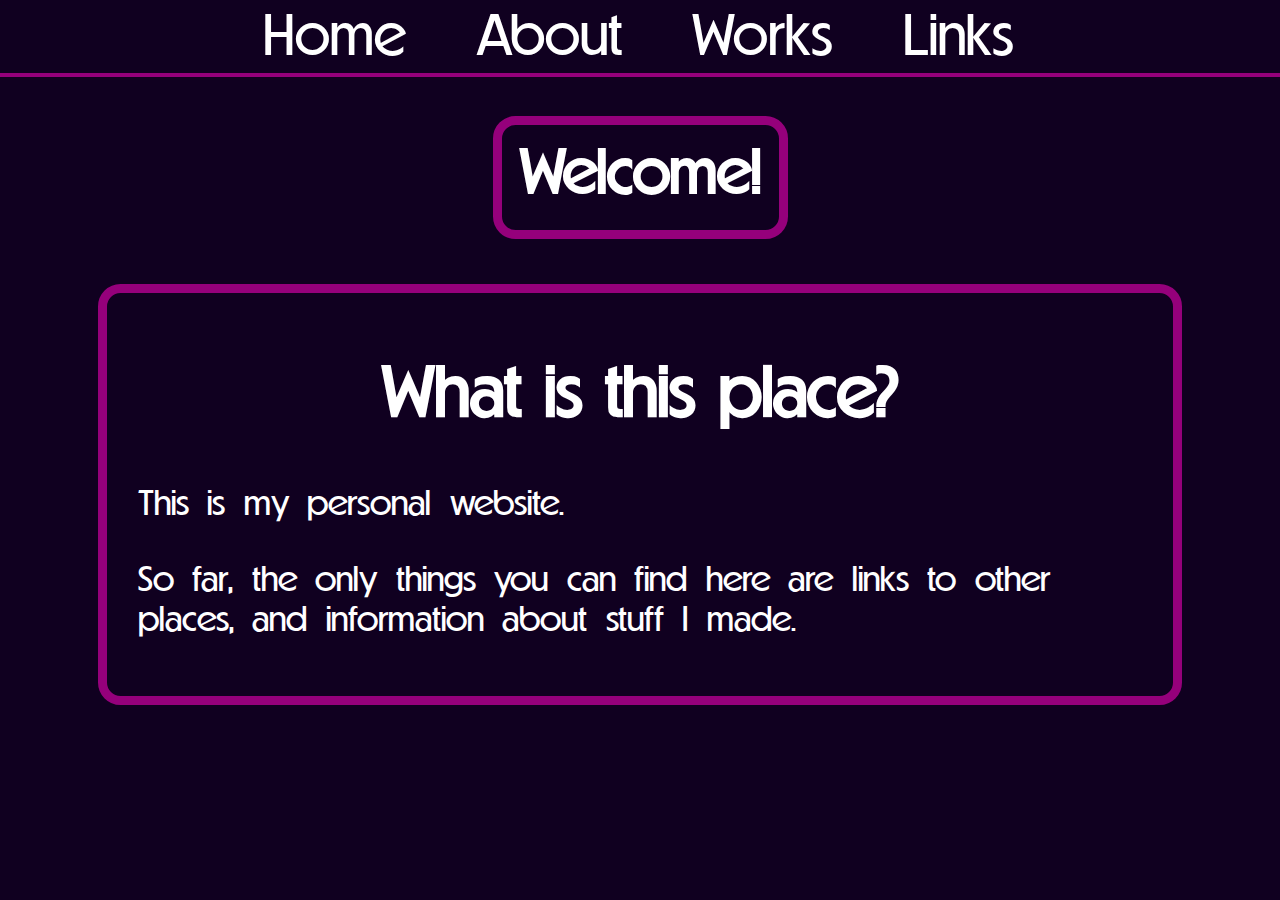
<file: index.html>
<!DOCTYPE html>

<html lang="en">

<head>
	<meta charset="UTF-8">
	<title>Homepage</title>
	<link rel="icon" href="res/img/logo-small.png"/>
	<link rel="stylesheet" href="css/default.css">
</head>

<body>
	<div class="padder"></div>
	<header>
		<a class="header-anchor" href="index.html">Home</a>
		<a class="header-anchor" href="about.html">About</a>
		<a class="header-anchor" href="works.html">Works</a>
		<a class="header-anchor" href="links.html">Links</a>
	</header>
	<br>
	<div class="billboard">
		<h1 class="bbtext">Welcome!</h1>
	</div>
	<div class="card" id="where-am-i">
		<h1>
			What is this place?
		</h1>
		<p>This is my personal website.</p>
		<p>
			So far, the only things you can find here are
			links to other places, and information about
			stuff I made.
		</p>
	</div>
</body>

</html>
</file>
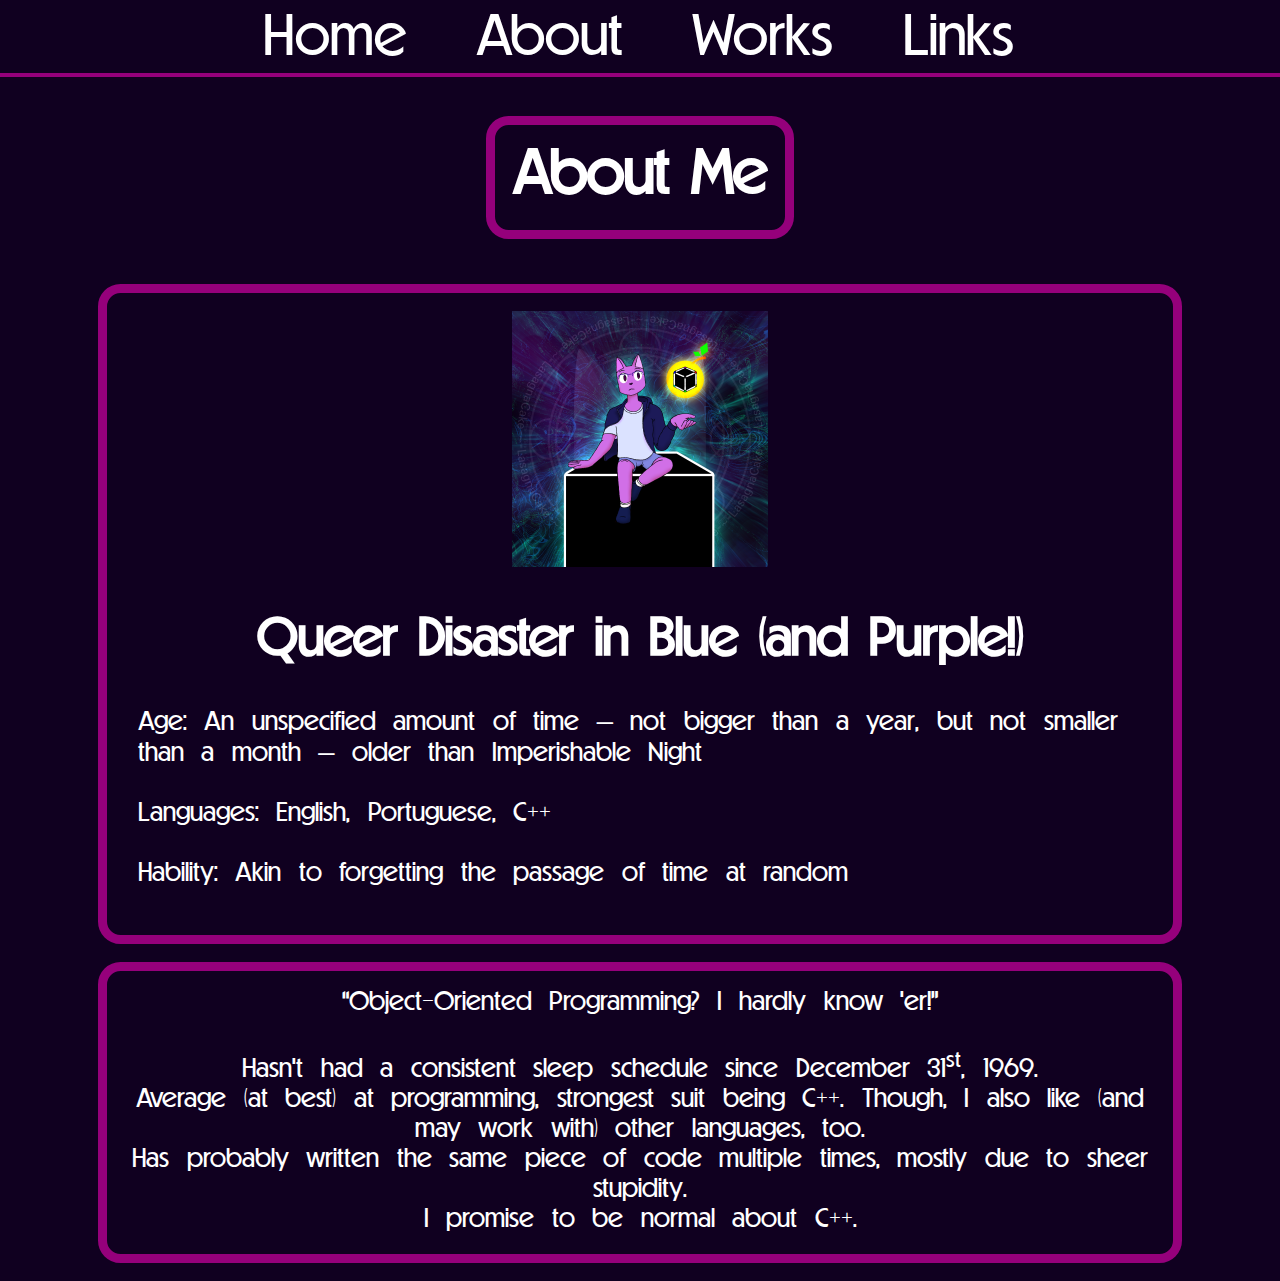
<file: about.html>
<!DOCTYPE html>

<html lang="en">

<head>
	<meta charset="UTF-8">
	<title>About</title>
	<link rel="icon" href="res/img/logo-small.png"/>
	<link rel="stylesheet" href="css/default.css">
	<script type="text/javascript" src="js/magic.js" defer></script>
</head>

<body>
	<div class="padder"></div>
	<header>
		<a class="header-anchor" href="index.html">Home</a>
		<a class="header-anchor" href="about.html">About</a>
		<a class="header-anchor" href="works.html">Works</a>
		<a class="header-anchor" href="links.html">Links</a>
	</header>
	<br>
	<div class="billboard">
		<h1 class="bbtext">About Me</h1>
	</div>
	<div class="page">
		<div class="card">
			<img title="That's me!" src="res/img/TotallyNotMyFursona.png" class="sprite" alt="Gay-looking Cat"/>
			<h1>
				Queer Disaster in Blue (and Purple!)
			</h1>
			<p>
				Age:
				<span>
					An unspecified amount of time —
					not bigger than a year,
					but not smaller than a month —
					older than Imperishable Night
				</span><br><br>
				Languages: English, Portuguese, C++<br><br>
				Hability: Akin to forgetting the passage of time at random
			</p>
		</div>
		<div class="card">
			“Object-Oriented Programming? I hardly know 'er!”<br><br>
			Hasn't had a consistent sleep schedule since December 31<sup>st</sup>, 1969.<br>
			<span title="^ Imposter syndrome or reality? Who knows!">Average (at best) at programming</span>,
			<span title="^ Is it weird I enjoy doing template metaprogramming? Probably.">strongest suit being C++.</span>
			<span title="^ Except Java. Anything but Java.">Though, I also like (and may work with) other languages, too.</span><br>
			Has probably written the same piece of code multiple times, mostly due to sheer stupidity.<br>
			<span title="^ ...and other 100 funny jokes I tell myself everyday.">
			I promise to be normal about C++.
			</span>
		</div>
	</div>
</body>

</html>
</file>
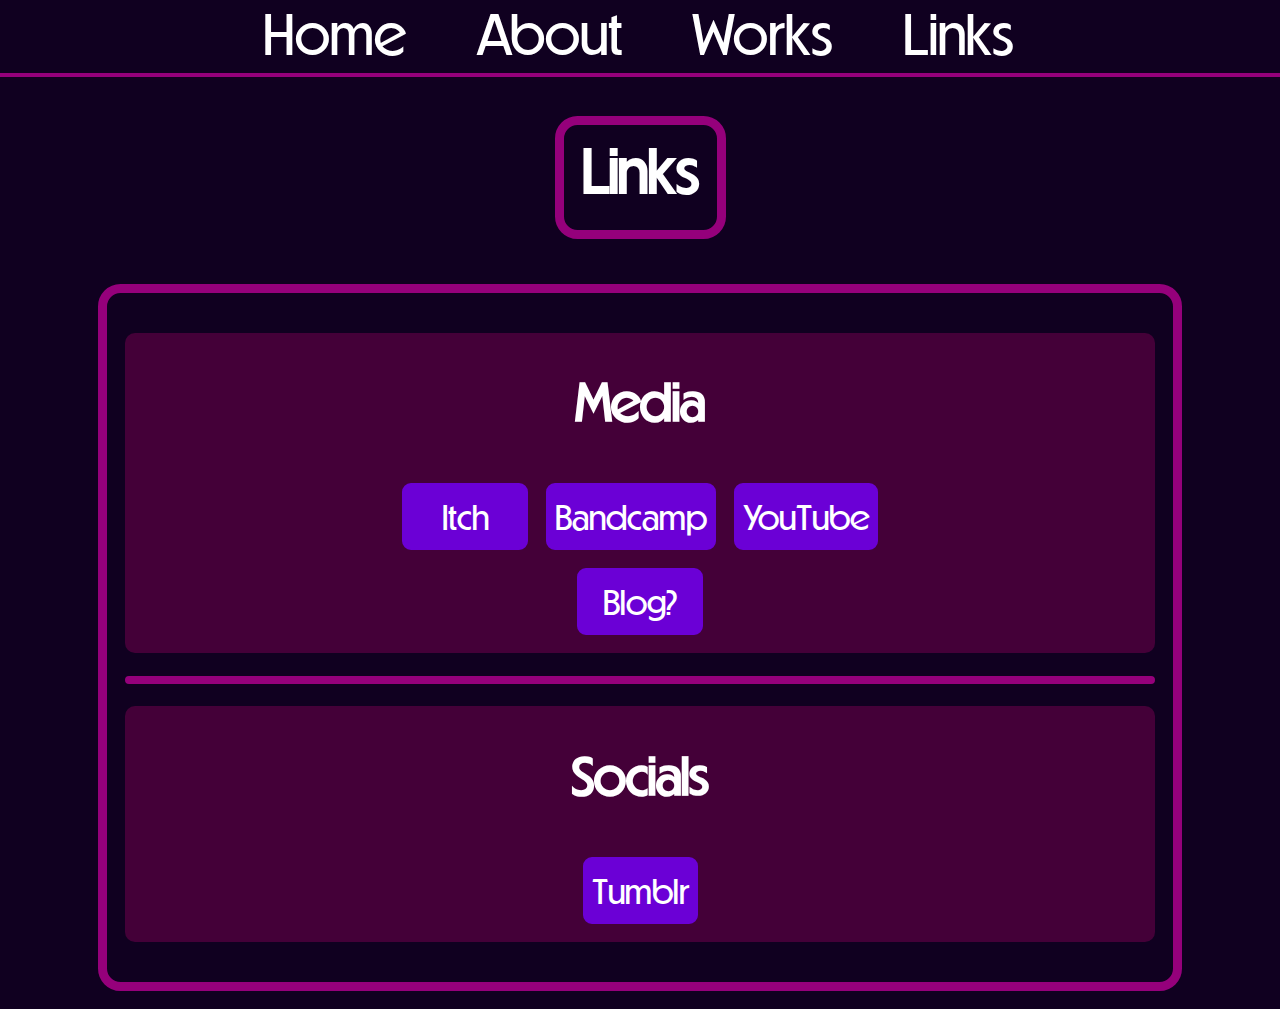
<file: links.html>
<!--
	tumblr:		https://lasagnacake.tumblr.com/
	bandcamp:	https://lasagnacake.bandcamp.com
	youtube:	https://www.youtube.com/channel/UClnktpZm3iVz7uKRQ8JHhzw
	blog:		https://lasagnacake.neocities.org/
-->

<!DOCTYPE html>

<html lang="en">

<head>
	<meta charset="UTF-8">
	<title>Links</title>
	<link rel="icon" href="res/img/logo-small.png"/>
	<link rel="stylesheet" href="css/default.css">
</head>

<body>
	<div class="padder"></div>
	<header>
		<a class="header-anchor" href="index.html">Home</a>
		<a class="header-anchor" href="about.html">About</a>
		<a class="header-anchor" href="works.html">Works</a>
		<a class="header-anchor" href="links.html">Links</a>
	</header>
	<br>
	<div class="billboard">
		<h1 class="bbtext">Links</h1>
	</div>
	<div class="page">
		<div class="card">
			<div class="content-section">
				<h1>Media</h1>
				<div class="link-container">
					<a target="_blank" class="link-container-anchor" href="https://lasagnacake.itch.io">Itch</a><br>
					<a target="_blank" class="link-container-anchor" href="https://lasagnacake.bandcamp.com">Bandcamp</a><br>
					<a target="_blank" class="link-container-anchor" href="https://www.youtube.com/channel/UClnktpZm3iVz7uKRQ8JHhzw">YouTube</a><br>
					<a target="_blank" class="link-container-anchor" href="https://lasagnacake.neocities.org/">Blog?</a><br>
				</div>
			</div>
			<hr>
			<div class="content-section">
				<h1>Socials</h1>
				<div class="link-container">
					<a target="_blank" class="link-container-anchor" href="https://lasagnacake.tumblr.com/">Tumblr</a><br>
				</div>
			</div>
		</div>
	</div>
</body>

</html>
</file>
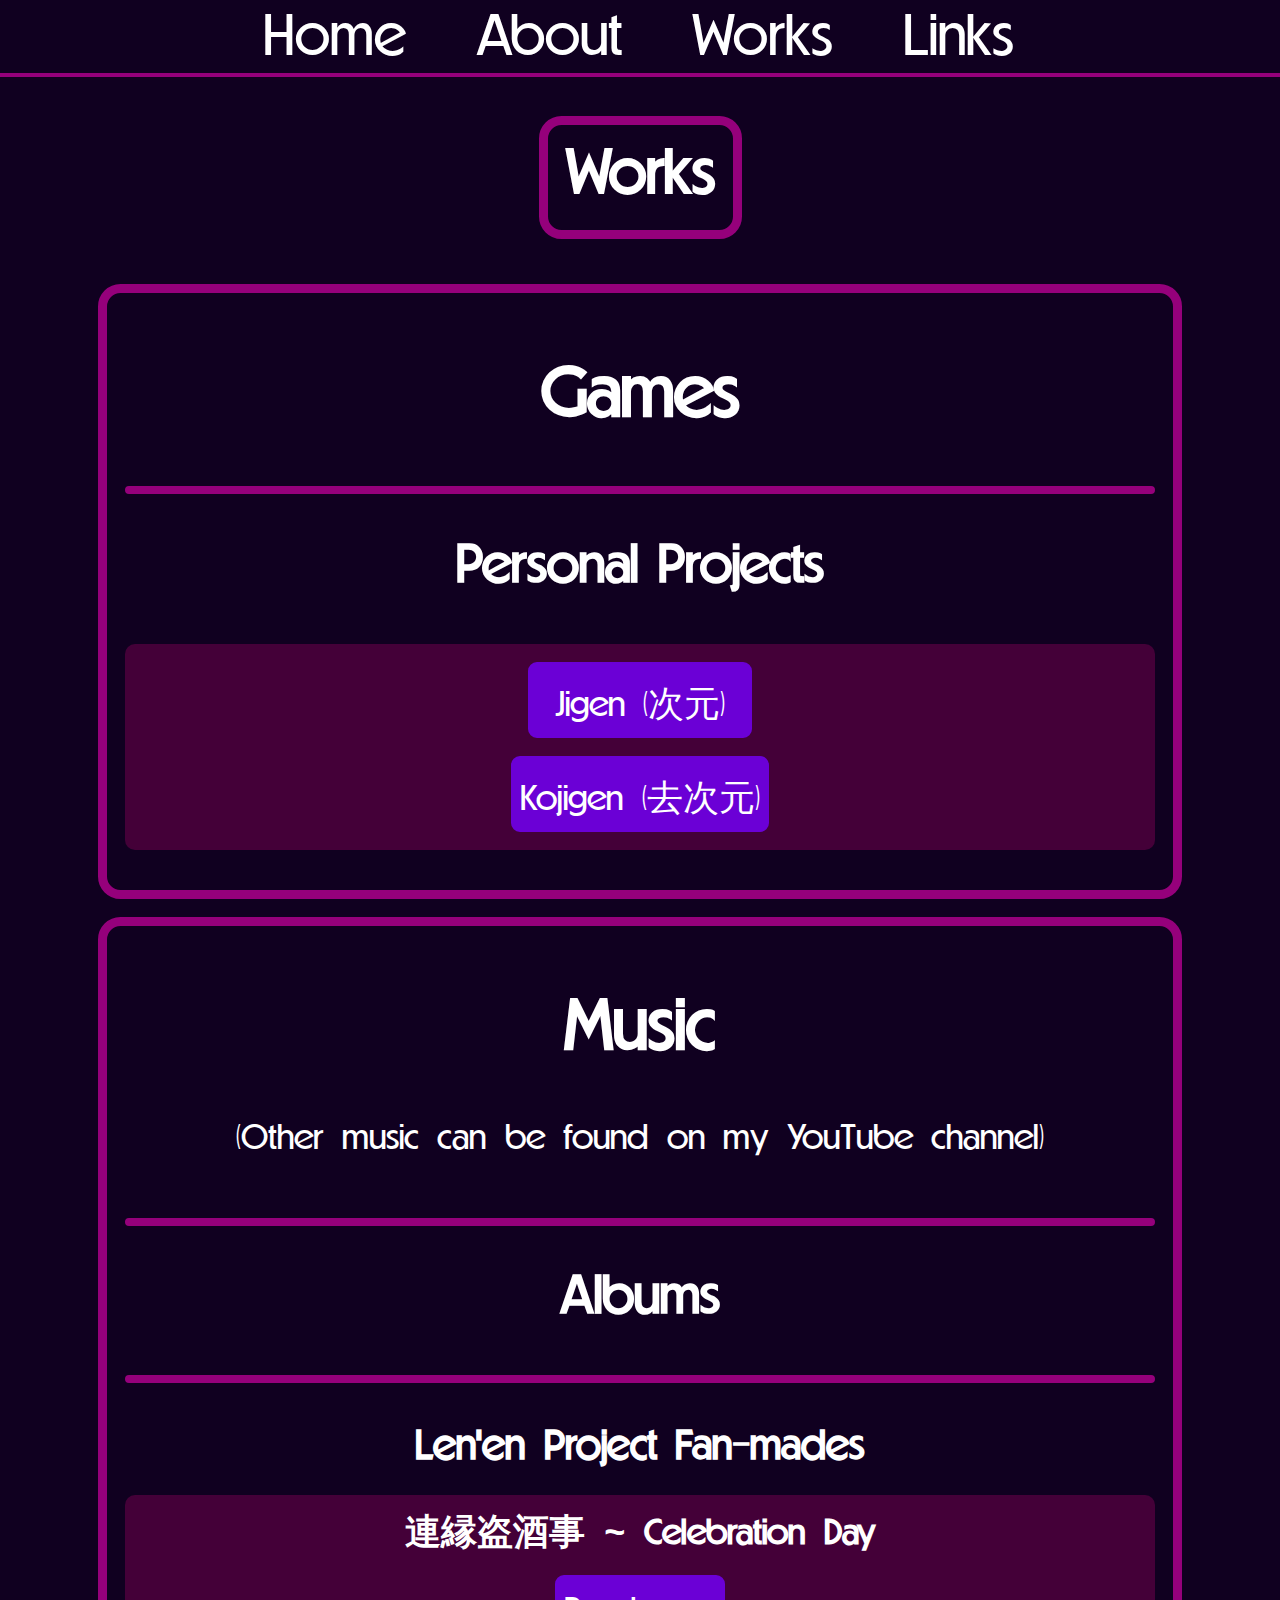
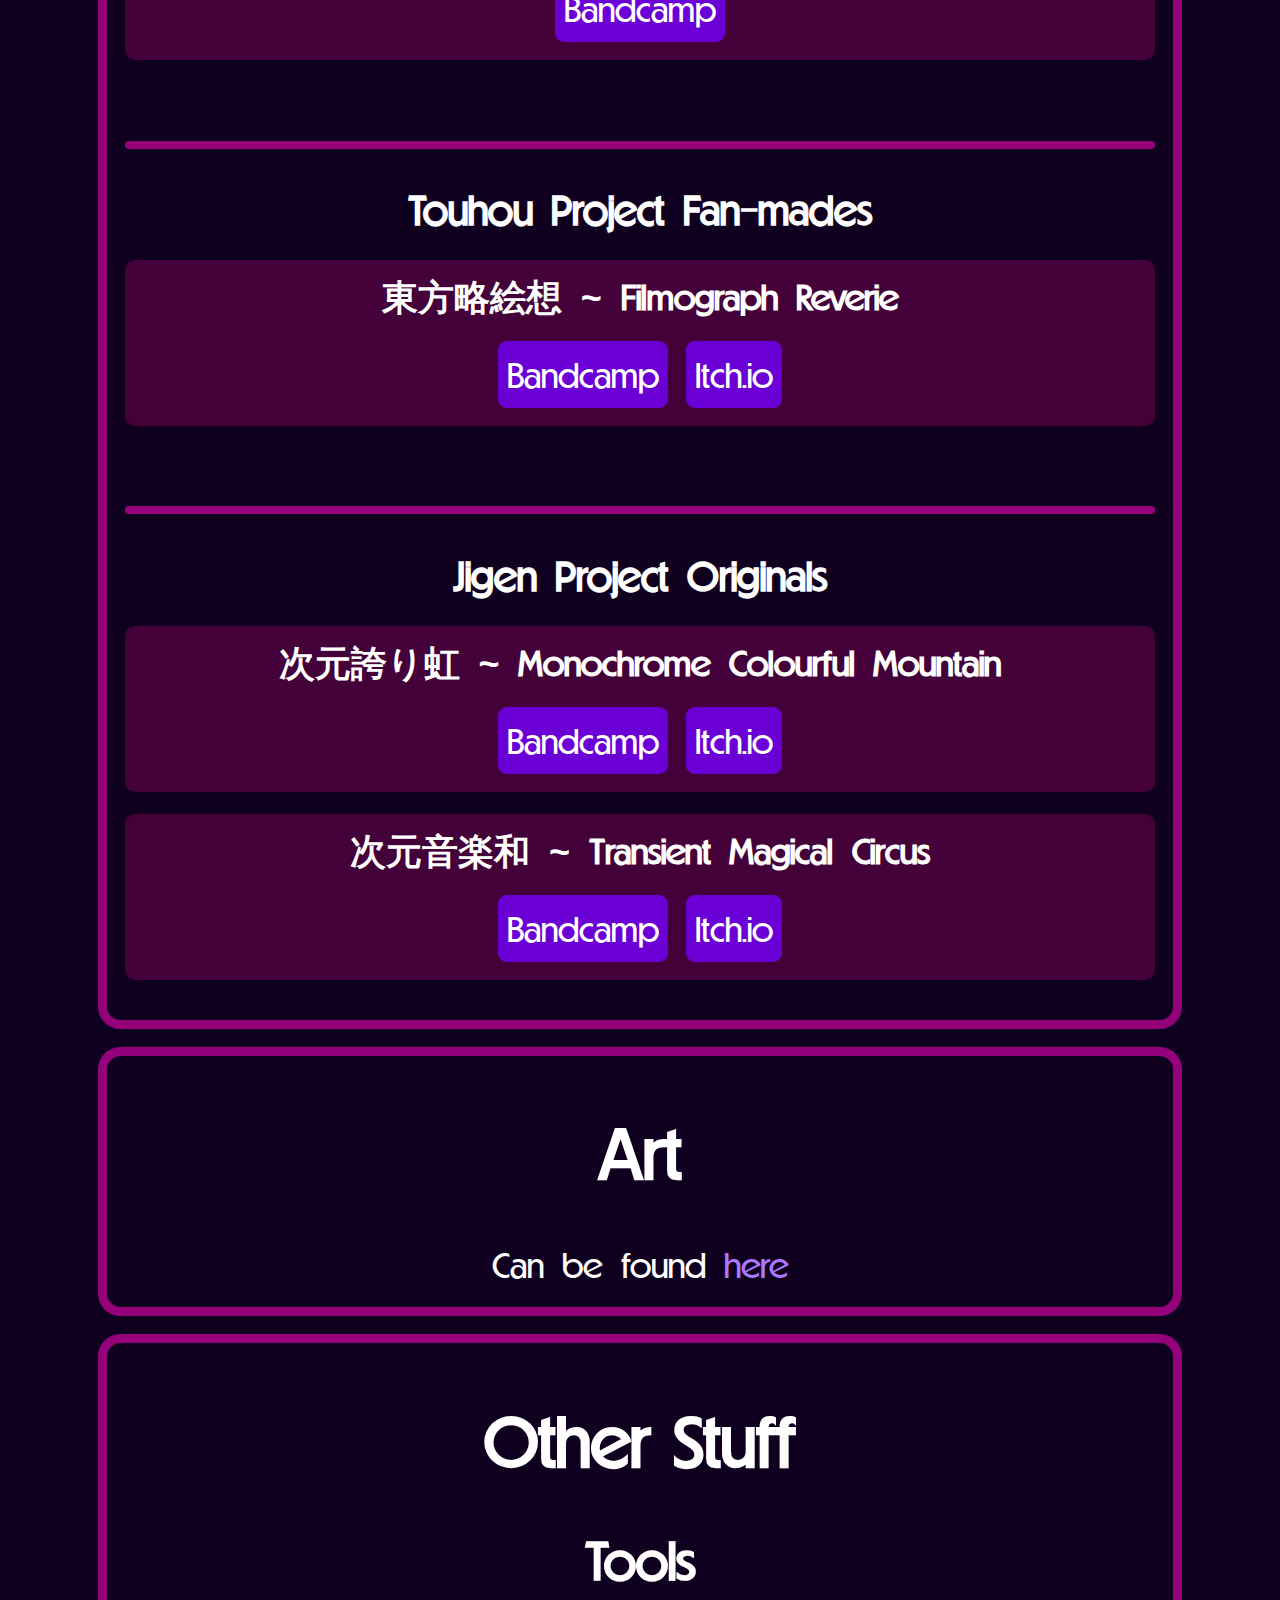
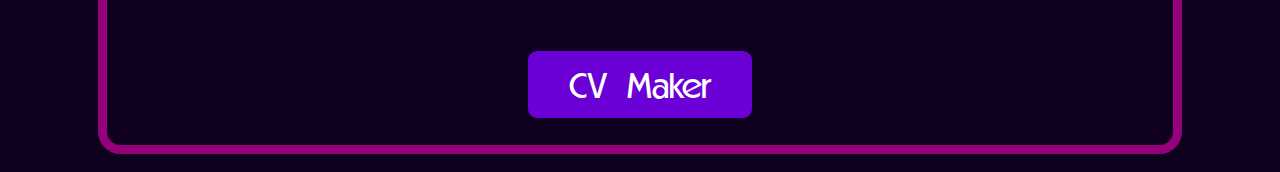
<file: works.html>
<!DOCTYPE html>

<html lang="en">

<head>
	<meta charset="UTF-8">
	<title>Works</title>
	<link rel="icon" href="res/img/logo-small.png"/>
	<link rel="stylesheet" href="css/default.css">
</head>

<body>
	<div class="padder"></div>
	<header>
		<a class="header-anchor" href="index.html">Home</a>
		<a class="header-anchor" href="about.html">About</a>
		<a class="header-anchor" href="works.html">Works</a>
		<a class="header-anchor" href="links.html">Links</a>
	</header>
	<br>
	<div class="billboard">
		<h1 class="bbtext">Works</h1>
	</div>
	<div class="card" id="games">
		<h1>
			Games
		</h1>
		<hr>
		<h2 id="games-kojigen">
			Personal Projects
		</h2>
		<div class="content-section">
			<a class="link-container-anchor" href="pages/games/jigen.html">Jigen (次元)</a><br>
			<a class="link-container-anchor" href="pages/games/kojigen.html">Kojigen (去次元)</a>
		</div>
	</div>
	<div class="card" id="music">
		<h1>
			Music
		</h1>
		<span>
			(Other music can be found on my YouTube channel)
		</span>
		<br>
		<br>
		<hr>
		<h2 id="music-albums">Albums</h2>
		<hr>
		<h3 id="music-albums-lenen-project-fanmades">Len'en Project Fan-mades</h3>
		<div class="content-section">
			<h4 id="lenen-toushuji-celebration-day">連縁盗酒事 ~ Celebration Day</h4>
			<div class="link-container">
				<a class="link-container-anchor" href="https://lasagnacake.bandcamp.com/album/celebration-day"> Bandcamp</a>
			</div>
		</div>
		<br>
		<hr>
		<h3 id="music-albums-touhou-project-fanmades">Touhou Project Fan-mades</h3>
		<div class="content-section">
			<h4 id="touhou-ryakuesou-filmograph-reverie">東方略絵想 ~ Filmograph Reverie</h4>
			<div class="link-container">
				<a class="link-container-anchor" href="https://lasagnacake.bandcamp.com/album/filmograph-reverie">Bandcamp</a>
				<a class="link-container-anchor" href="https://lasagnacake.itch.io/touhou-ryakuesou-filmograph-reverie-ost">Itch.io</a>
			</div>
		</div>
		<br>
		<hr>
		<h3 id="music-albums-jigen-project">Jigen Project Originals</h3>
		<div class="content-section">
			<h4 id="jigen-hokoriniji-monochrome-colourful-mountain">次​元​誇​り​虹 ~ Monochrome Colourful Mountain</h4>
			<div class="link-container">
				<a class="link-container-anchor" href="https://lasagnacake.bandcamp.com/album/monochrome-colourful-mountain">Bandcamp</a>
				<a class="link-container-anchor" href="https://lasagnacake.itch.io/jigen-hokoriniji-monochrome-colourful-mountain-ost">Itch.io</a>
			</div>
		</div>
		<div class="content-section">
			<h4 id="jigen-ongakuwa-transient-magical-circus">次​元​音​楽​和 ~ Transient Magical Circus</h4>
			<div class="link-container">
				<a class="link-container-anchor" href="https://lasagnacake.bandcamp.com/album/transient-magical-circus">Bandcamp</a>
				<a class="link-container-anchor" href="https://lasagnacake.itch.io/jigen-ongakuwa-transient-magical-circus-ost">Itch.io</a>
			</div>
		</div>
	</div>
	<div class="card" id="art">
		<h1>
			Art
		</h1>
		Can be found <a href="https://lasagnacake.tumblr.com/archive/tagged/art">here</a>
	</div>
	<div class="card" id="other-stuff">
		<h1>
			Other Stuff
		</h1>
		<h2 id="other-stuff-tools">Tools</h2>
		<a class="link-container-anchor" href="https://lasagnacake.github.io/cv-generator/">CV Maker</a><br>
	</div>
</body>

</html>
</file>
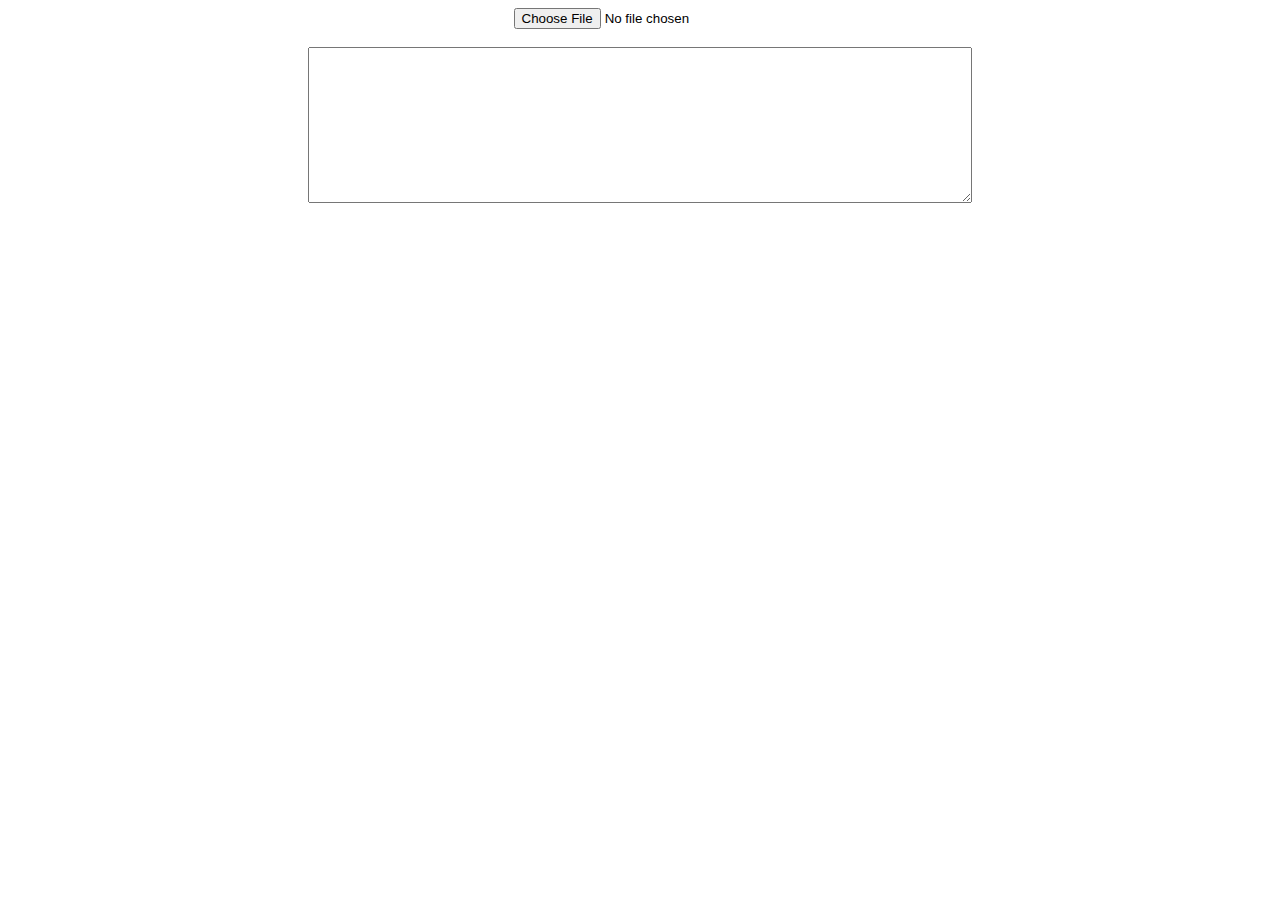
<file: utils/b64conv.html>
<!DOCTYPE html>
<html lang="en">
<head>
	<meta charset="UTF-8">
	<title>Image to Base64</title>
</head>
<body>
	<center>
		<input type="file" id="input" accept="image/*"><br><br>
		<textarea id="output" rows="10" cols="80" readonly></textarea><br><br>
		<img id="imgview" width="255px"/>
	</center>
	<script>
		"use strict";
		function convert(event) {
			const file = event.target.files[0];
			const reader = new FileReader();
			reader.onloadend = () => {
				output.value = reader.result;
				imgview.src = reader.result;
			};
			reader.readAsDataURL(file);
		};
		document.getElementById("input").addEventListener("change", convert);
	</script>
</body>
</html>
</file>
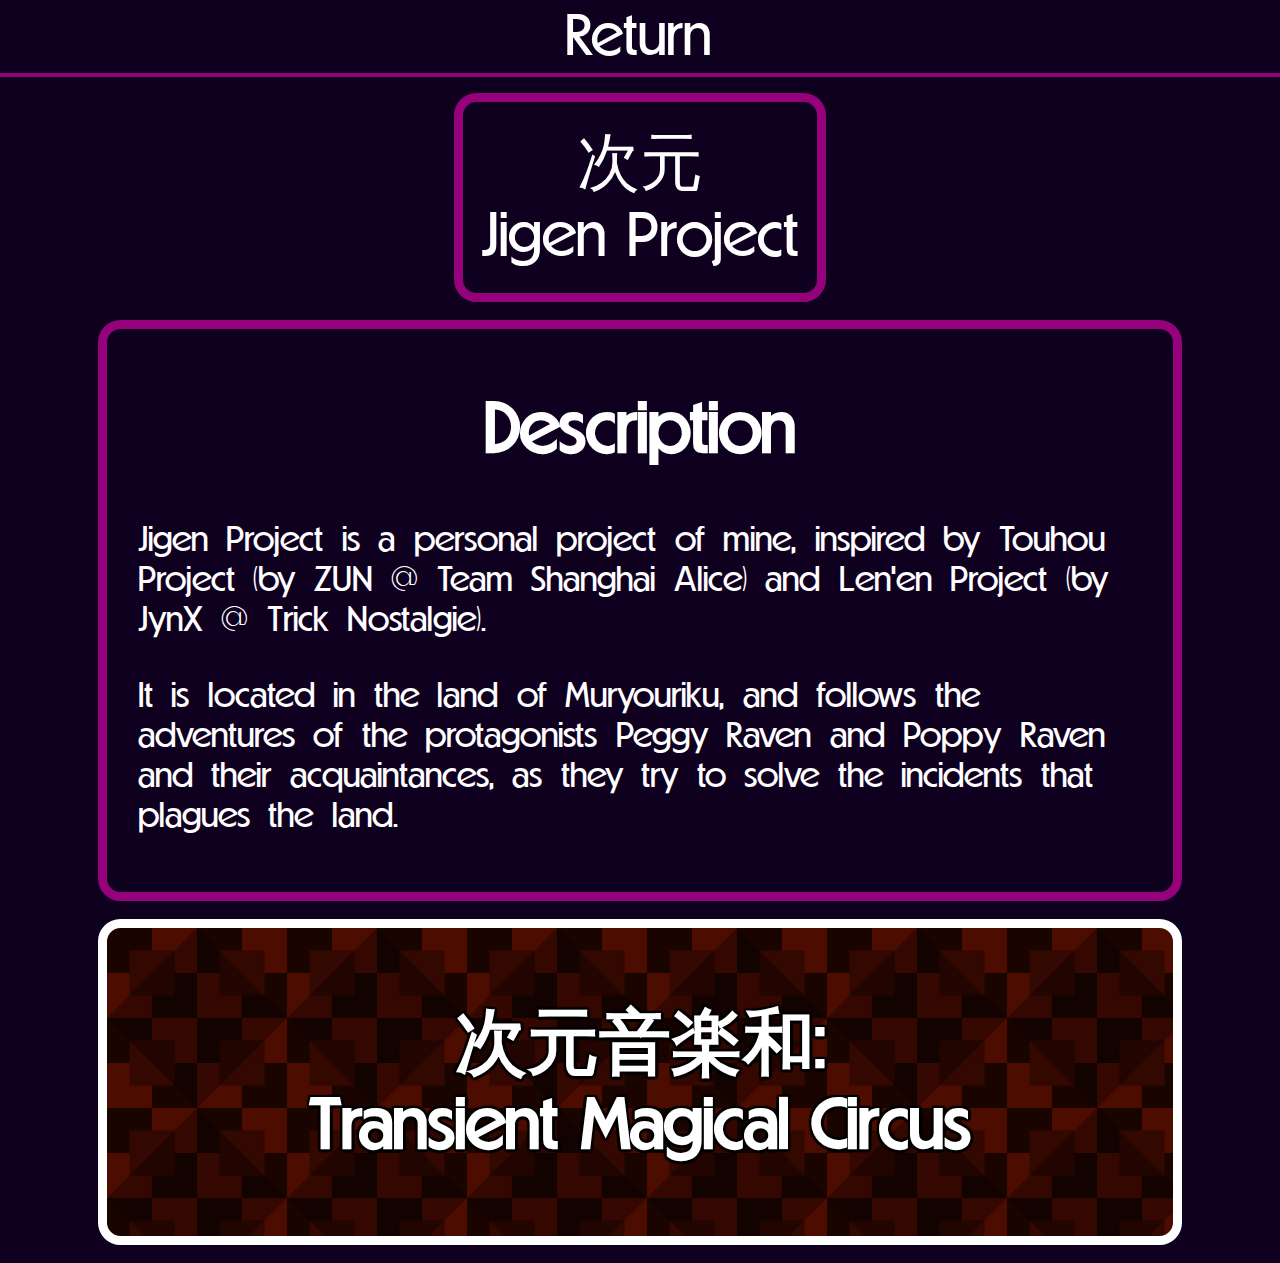
<file: pages/games/jigen.html>
<!DOCTYPE html>

<html lang="en">

<head>
	<meta charset="UTF-8">
	<title>Jigen Project</title>
	<link rel="icon" href="../../res/img/jg_logo.png"/>
	<link rel="stylesheet" href="../../css/default.css">

	<style>
		/*.game-card {
			display: flex;
			flex-direction: row;
			flex-wrap: wrap;
			justify-content: space-around;
			align-items: center;
			align-content: stretch;
		}*/
	
		.game-anchor {
			color: white;
			text-shadow:
				-2px -2px 1px black,
				2px -2px 1px black,
				-2px 2px 1px black,
				2px 2px 1px black,
				0px 2.5px 1px black,
				0px -2.5px 1px black,
				-2.5px 0px 1px black,
				2.5px 0px 1px black
			;
		}
	
		.game-anchor:hover {
			filter: drop-shadow(5px 5px 1px black);
		}
	
		.jg-01 {
			/*CSS Hack BEGIN*/
			background-color: black;
			/*background-image:
				linear-gradient(45deg, red 25.5%, transparent 25.5%),
				linear-gradient(45deg, transparent 74.5%, red 74.5%),
				linear-gradient(45deg, transparent 74.5%, red 74.5%),
				linear-gradient(45deg, red 25.5%, transparent 25.5%)
			;*/
			background-image: url("../../res/img/TileBG2.png");
			background-size: 20vh 20vh;
			background-position:0 0, 0 0, -10vh -10vh, 10vh 10vh;
			/*CSS Hack END*/
			border-color: white;
			color: white;
			background-repeat: repeat;
		}
	
		.jg-02 {
			background-image: linear-gradient(
				45deg,
				red,
				orange,
				yellow,
				lime,
				cyan,
				blue,
				purple
			);
			border-color: white;
		}
	
		.billboard {
			margin-top: 5vh;
			margin-bottom: 1vh;
		}
	
		@media screen and (max-width: 900px), screen and (max-device-width: 900px) {
			.billboard {
				margin-top: 12.5%;
			}
		}
	</style>
</head>

<script>
	function secret() {
		let secrets = document.getElementsByClassName("game-card");
		[].forEach.call(secrets, e=>{e.hidden=false;});
	}
</script>

<body>
	<div class="padder"></div>
	<header>
		<a class="header-anchor" href="../../works.html#games">Return</a>
	</header>
	<br>
	<div class="billboard">
		<div class="bbtext">次元<br>Jigen Pro&shy;ject</div>
	</div>
	<div class="card">
		<img src="../../res/img/jg_logo.png" alt="Jigen Project Logo" hidden aria-hidden="true"/>
		<h1>Descri&shy;ption</h1>
		<p>
			Jigen Project is a personal project of mine,
			inspired by Touhou Project (by ZUN @
			Team Shanghai Alice) and Len'en Project (by
			JynX @ Trick Nostalgie).
		</p>
		<p>
			It is located in the land of <span title="無凌陸">Muryouriku</span>,
			and follows the adventures of the protagonists
			Peggy Raven and Poppy Raven and their
			acquaintances, as they try to solve the incidents
			that plagues the land.
		</p>
	</div>
	<div class="card game-card jg-01" id="jigen01">
		<a class="game-anchor jg-01-a" href="jigen/01_ongakuwa.html">
			<h1>
				次元<wbr>音楽和:<br>
				Tran&shy;sient Magi&shy;cal Cir&shy;cus
			</h1>
		</a>
	</div>
	<div class="card game-card jg-02" id="jigen02" hidden>
		<a class="game-anchor jg-02-a" href="jigen/02_hokoriniji.html">
			<h1>
				次元<wbr>誇り虹:<br>
				Mono&shy;chrome Colour&shy;ful Moun&shy;tain
			</h1>
		</a>
	</div>
</body>

</html>
</file>
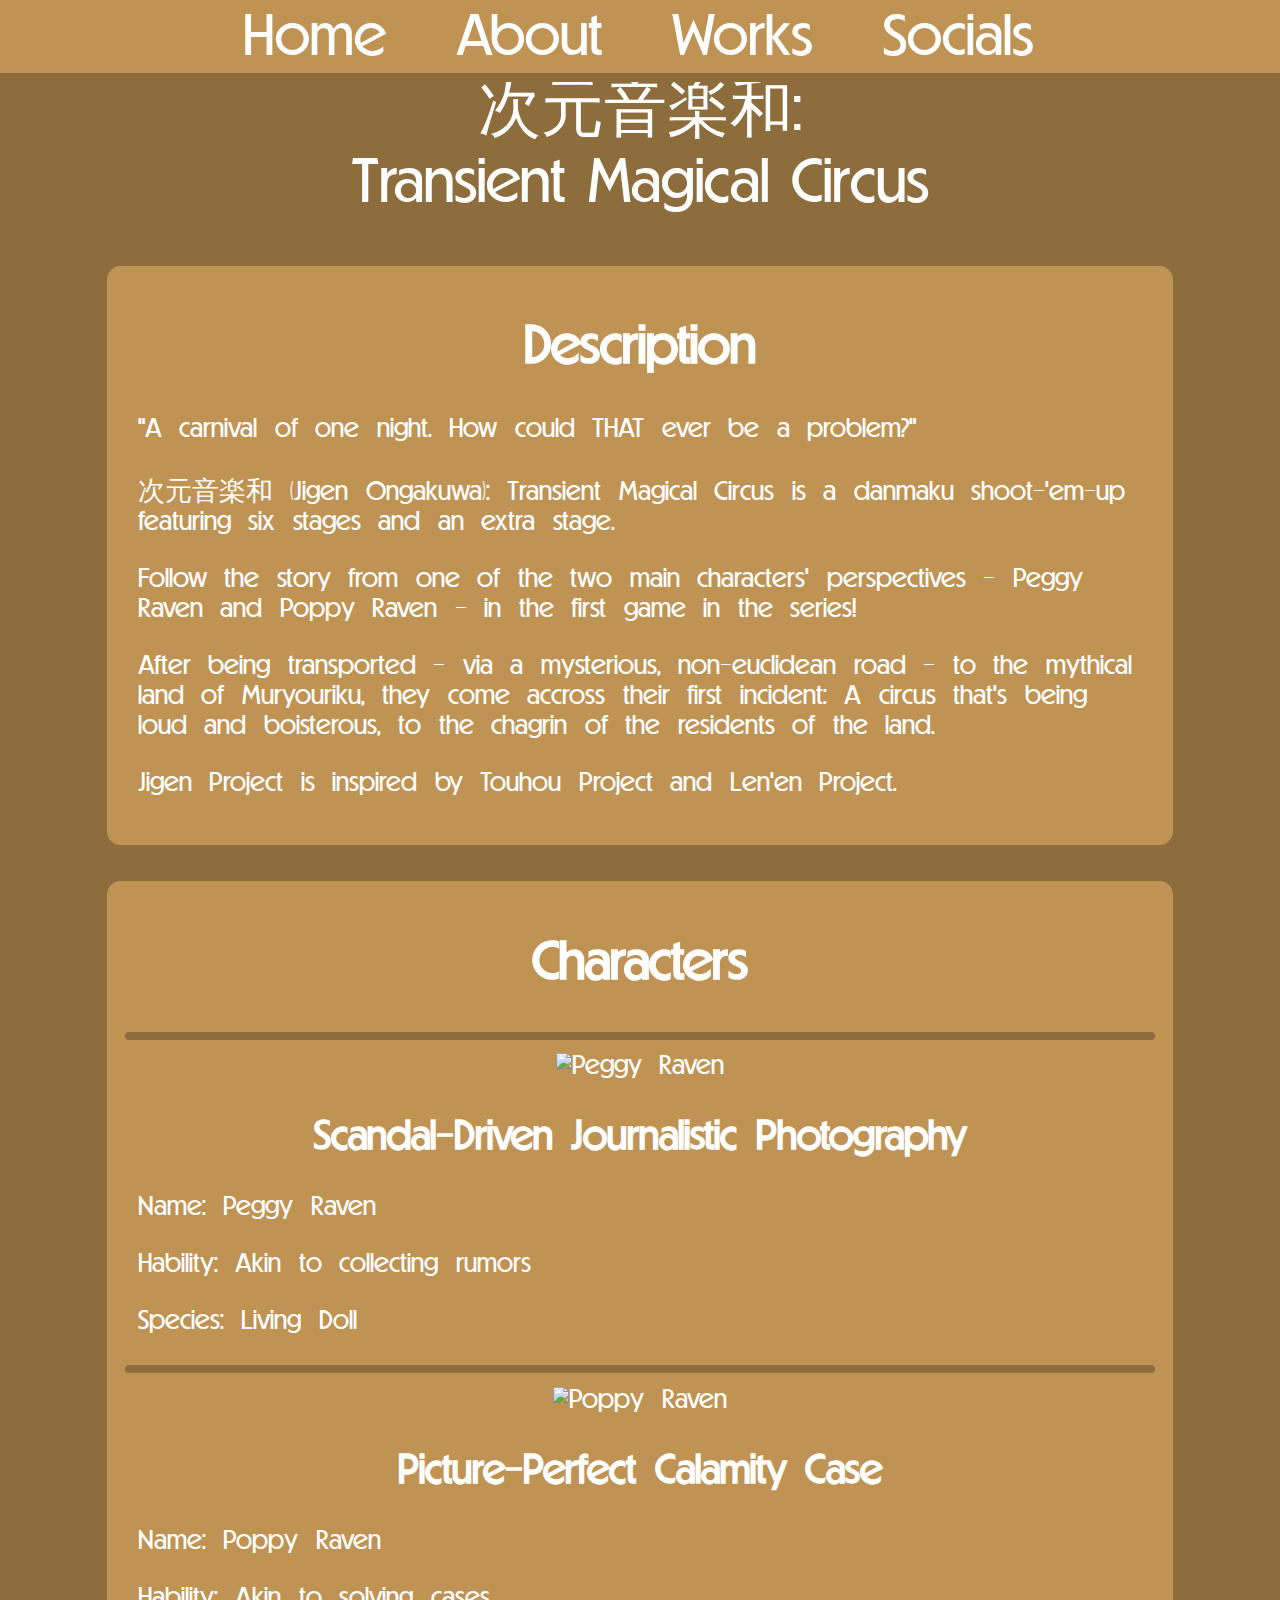
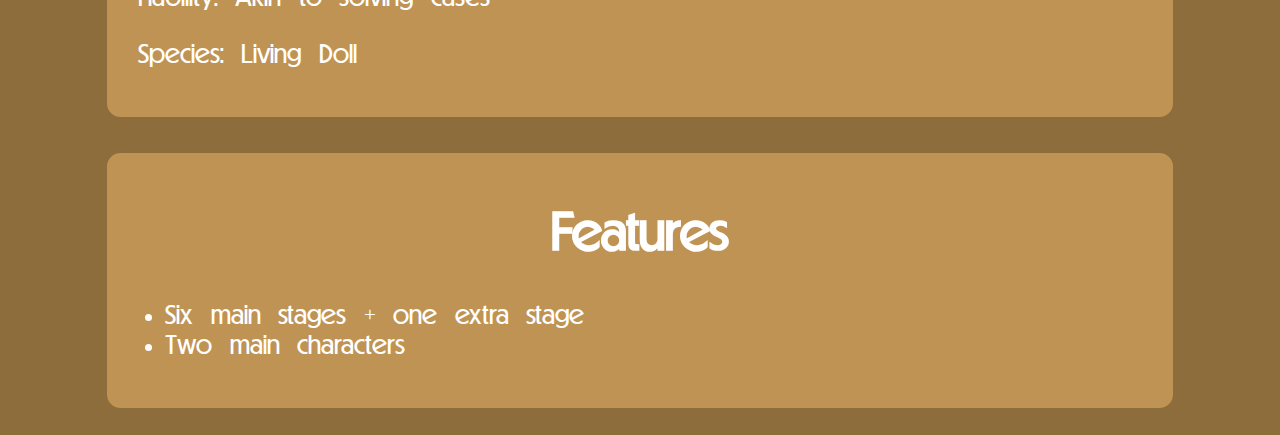
<file: pages/games/jigen_01_ongakuwa.html>
<!DOCTYPE html>

<html lang="en">

<head>
	<meta charset="UTF-8">
	<title>Works</title>
	<link rel="icon" href="res/img/MagicCircleRainbowPolarVOID.png"/>
	<link rel="stylesheet" href="../../css/default.css">
</head>

<style>
	:root {
	--primary-color: #ffffff;
    --secondary-color: #bf9353; 
    --primary-button-color: #442900;
    --secondary-button-color: #7a4900;
    --primary-accent-color: #8e3d3d;
    --secondary-accent-color: #8e6d3d;
    --body-background-color: var(--secondary-accent-color);
	--border-color: var(--secondary-accent-color);
	--popup-color: var(--primary-accent-color);
	}
	header {
	border-bottom: 1vh solid var(--border-color);
	}
</style>

<body>
	<div class="padder"></div>
	<header>
		<a class="header-anchor" href="../../index.html">Home</a>
		<a class="header-anchor" href="../../about.html">About</a>
		<a class="header-anchor" href="../../works.html">Works</a>
		<a class="header-anchor" href="../../socials.html">Socials</a>
	</header>
	<br>
	<div class="billboard game-title">
		次元音楽和:<br>Transient Magical Circus
	</div>
	<div class="page">
		<div class="card">
			<h1>Description</h1>
			<p>"A carnival of one night. How could THAT ever be a problem?"</p>
			<p>
				次元音楽和 (Jigen Ongakuwa): Transient Magical Circus
				is a danmaku shoot-'em-up featuring six stages and an extra stage.
			</p>
			<p>
				Follow the story from one of the two main characters' perspectives -
				Peggy Raven and Poppy Raven - in the first game in the series!
			</p>
			<p>
				After being transported - via a mysterious, non-euclidean road
				- to the mythical land of Muryouriku, they come accross their first incident:
				A circus that's being loud and boisterous, to the chagrin of the residents
				of the land.
			</p>
			<p>
				Jigen Project is inspired by Touhou Project and Len'en Project.
			</p>
		</div>
		<div class="card">
			<h1>Characters</h1>
			<hr>
			<img class="sprite" alt="Peggy Raven"/>
			<h2>Scandal-Driven Journalistic Photography</h2>
			<p>Name: Peggy Raven</p>
			<p>Hability: Akin to collecting rumors</p>
			<p>Species: Living Doll</p>
			<hr>
			<img class="sprite" alt="Poppy Raven"/>
			<h2>Picture-Perfect Calamity Case</h2>
			<p>Name: Poppy Raven</p>
			<p>Hability: Akin to solving cases</p>
			<p>Species: Living Doll</p>
		</div>
		<div class="card">
			<h1>Features</h1>
			<ul>
				<li>Six main stages + one extra stage</li>
				<li>Two main characters</li>
			</ul>
		</div>
	</div>
</body>

</html>
</file>
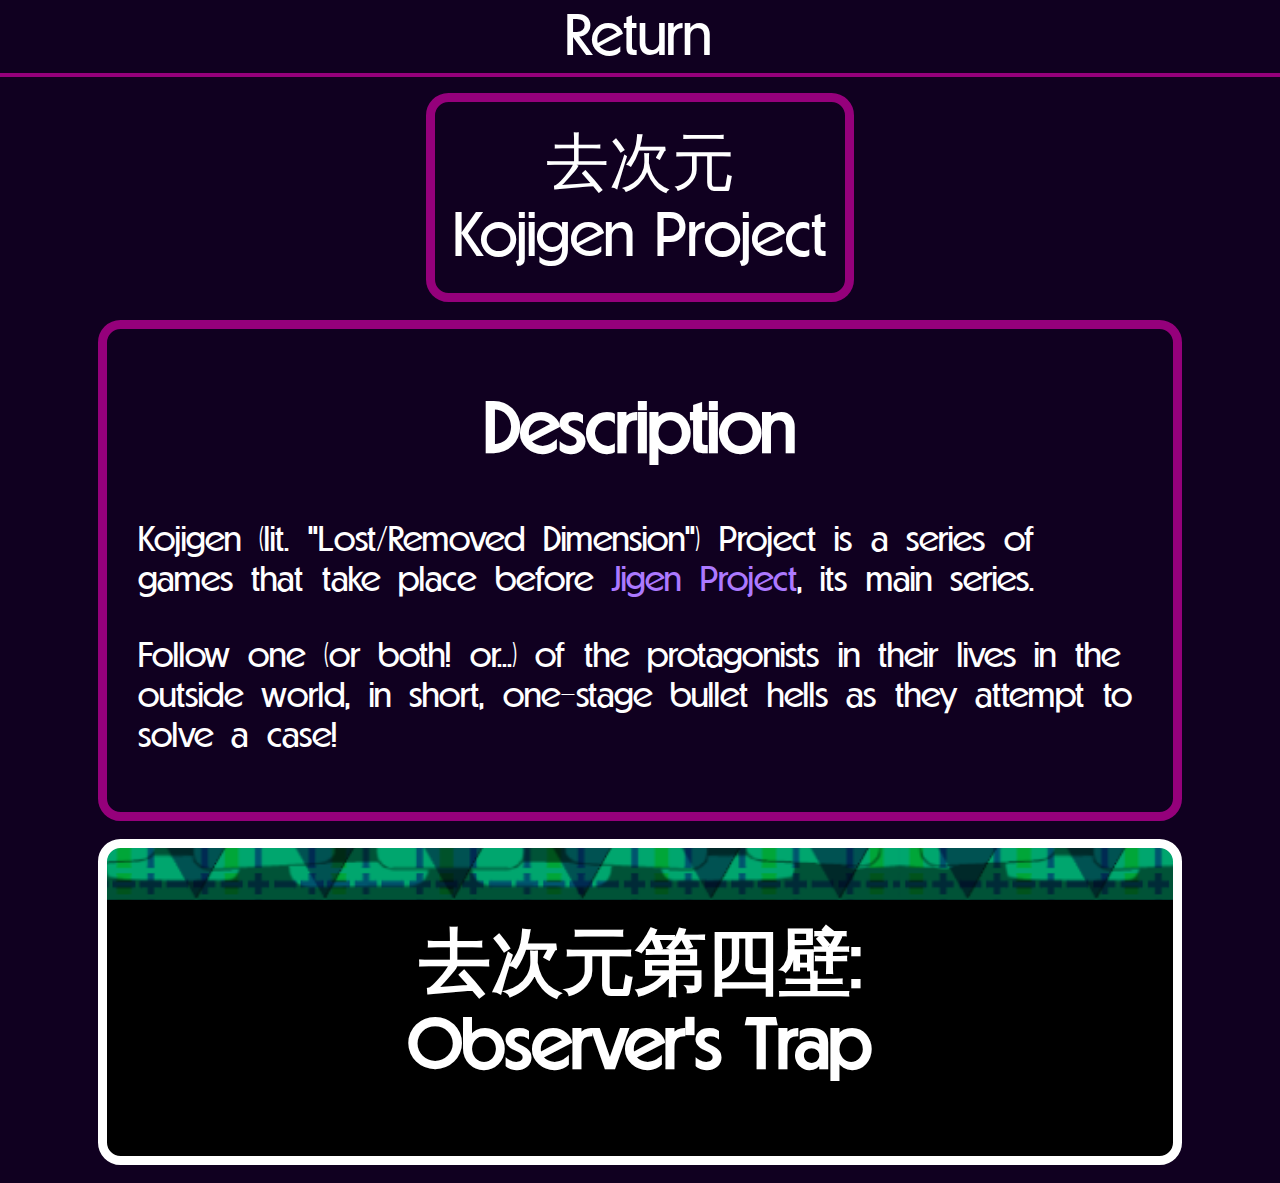
<file: pages/games/kojigen.html>
<!DOCTYPE html>

<html lang="en">

<head>
	<meta charset="UTF-8">
	<title>Kojigen Project</title>
	<link rel="icon" href="../../res/img/jg_logo.png"/>
	<link rel="stylesheet" href="../../css/default.css">

	<style>
		/*.game-card {
			display: flex;
			flex-direction: row;
			flex-wrap: wrap;
			justify-content: space-around;
			align-items: center;
			align-content: stretch;
		}*/
	
		.game-anchor {
			color: white;
			text-shadow:
				-2px -2px 1px black,
				2px -2px 1px black,
				-2px 2px 1px black,
				2px 2px 1px black,
				0px 2.5px 1px black,
				0px -2.5px 1px black,
				-2.5px 0px 1px black,
				2.5px 0px 1px black
			;
		}
	
		.game-anchor:hover {
			filter: drop-shadow(5px 5px 1px black);
		}

		.jg-T-1 {
			background-color: black;
			background-image: url("../../res/img/backgrounds/GameBack_1024.png");
			background-size: 100vh 100vh;
			background-position:0 0, 0 0, -10vh -10vh, 10vh 10vh;
			border-color: white;
			color: white;
			background-repeat: repeat;
			background-attachment: fixed;
		}
	
		.billboard {
			margin-top: 5vh;
			margin-bottom: 1vh;
		}
	
		@media screen and (max-width: 900px), screen and (max-device-width: 900px) {
			.billboard {
				margin-top: 12.5%;
			}
		}
	</style>
</head>

<script>
	function secret() {
		let secrets = document.getElementsByClassName("game-card");
		[].forEach.call(secrets, e=>{e.hidden=false;});
	}
</script>

<body>
	<div class="padder"></div>
	<header>
		<a class="header-anchor" href="../../works.html#games">Return</a>
	</header>
	<br>
	<div class="billboard">
		<div class="bbtext">去次元<br>Kojigen Pro&shy;ject</div>
	</div>
	<div class="card">
		<img src="../../res/img/jg_logo.png" alt="Kojigen Project Logo" hidden aria-hidden="true"/>
		<h1>Descri&shy;ption</h1>
		<p>
			Kojigen (lit. "Lost/Removed Dimension") Project is a series of
			games that take place before <a href="jigen.html">Jigen Project</a>,
			its main series.
		</p>
		<p>
			Follow one (or both! or...) of the protagonists in their lives
			in the <span title="外本陸">outside world</span>, in short, one-stage
			bullet hells as they attempt to solve a case!
		</p>
	</div>
	<div class="card game-card jg-T-1" id="kojigen-1">
		<a class="game-anchor jg-T-1-a" href="kojigen/T-1_daishiheki.html">
			<h1>
				去次元<wbr>第四壁:<br>
				Obser&shy;ver's Trap
			</h1>
		</a>
	</div>
</body>

</html>
</file>
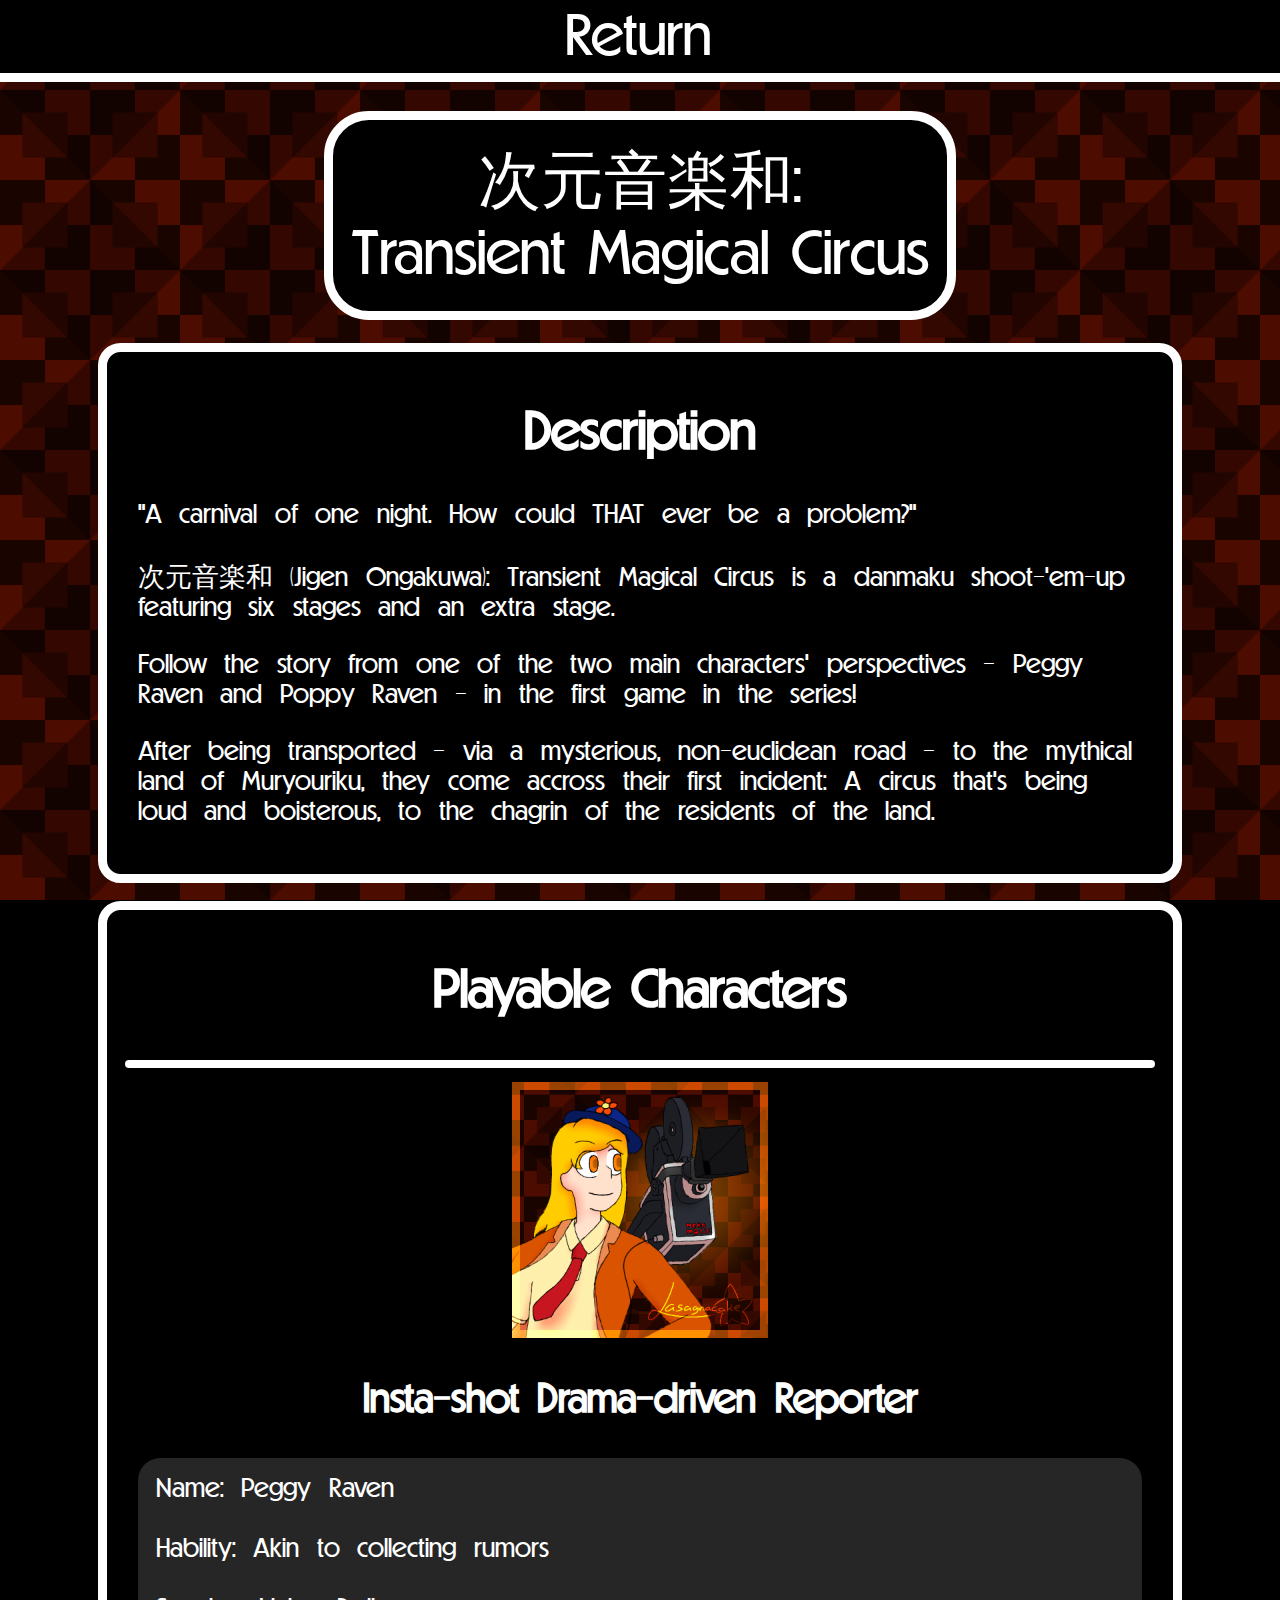
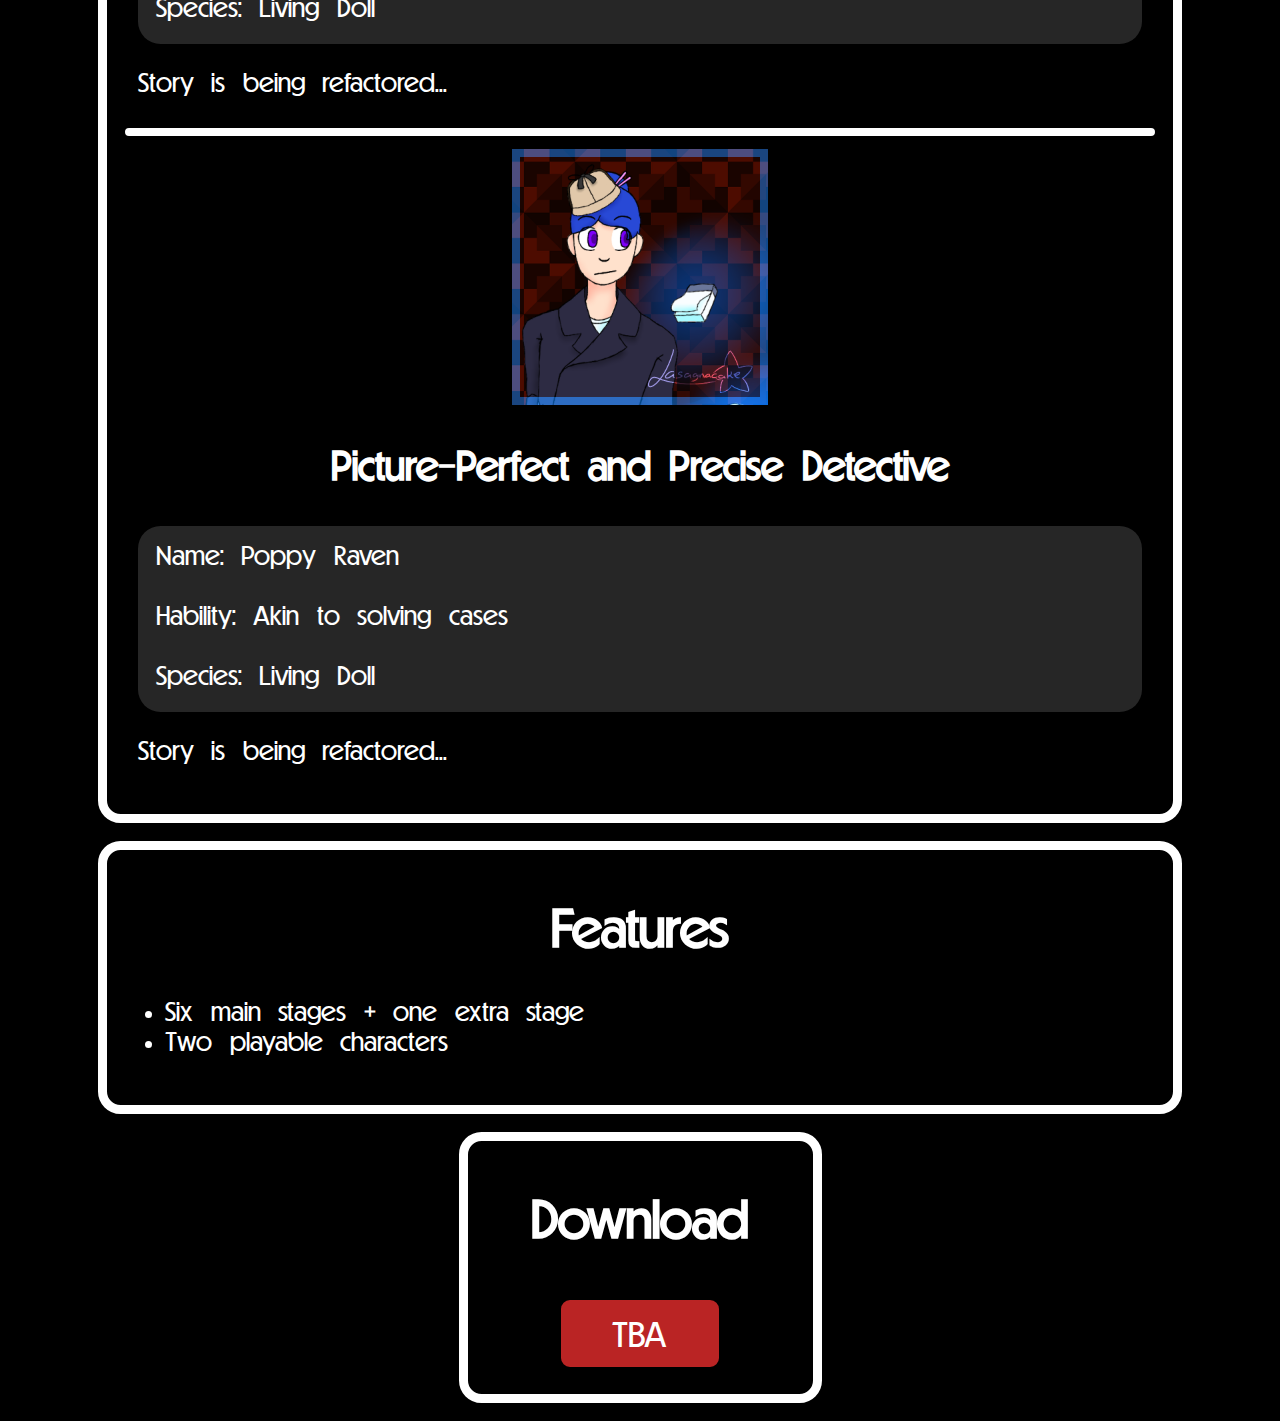
<file: pages/games/jigen/01_ongakuwa.html>
<!DOCTYPE html>

<html lang="en">

<head>
	<meta charset="UTF-8">
	<title>次元音楽和</title>
	<link rel="icon" href="../../../res/img/jg_logo.png"/>
	<link rel="stylesheet" href="../../../css/gamepage.css">

	<style>
		:root {
			--primary-color: white;
			--secondary-color: black; 
			--primary-button-color: #ba2424;
			--secondary-button-color: #7a0000;
			--primary-accent-color: red;
			--secondary-accent-color: white;
			--body-background-color: var(--secondary-accent-color);
			--border-color: var(--secondary-accent-color);
			--popup-color: var(--primary-accent-color);
		}
	
		body {
			/*CSS Hack BEGIN*/
			background-color: black;
			/*background-image:
				linear-gradient(45deg, red 25.5%, transparent 25.5%),
				linear-gradient(45deg, transparent 74.5%, red 74.5%),
				linear-gradient(45deg, transparent 74.5%, red 74.5%),
				linear-gradient(45deg, red 25.5%, transparent 25.5%)
			;*/
			/*CSS Hack END*/
			background-image: url("../../../res/img/TileBG2.png");
			background-size: 20vh 20vh;
			background-position:0 0, 0 0, -10vh -10vh, 10vh 10vh;
			background-repeat: repeat;
			background-attachment: fixed;
		}
	</style>
</head>

<body>
	<div class="padder"></div>
	<header>
		<a class="header-anchor" href="../jigen.html">Return</a>
	</header>
	<br>
	<div class="billboard game-title">
		<span>
			次元<wbr>音楽和:<br>
			Tran&shy;sient Magi&shy;cal Cir&shy;cus
		</span>
	</div>
	<div class="page">
		<div class="card" id="description">
			<h1>Descri&shy;ption</h1>
			<p>"A carnival of one night. How could THAT ever be a problem?"</p>
			<p>
				次元音楽和 (Jigen Ongakuwa): Transient Magical Circus
				is a danmaku shoot-'em-up featuring six stages and an extra stage.
			</p>
			<p>
				Follow the story from one of the two main characters' perspectives -
				Peggy Raven and Poppy Raven - in the first game in the series!
			</p>
			<p>
				After being transported - via a mysterious, non-euclidean road
				- to the mythical land of Muryouriku, they come accross their first incident:
				A circus that's being loud and boisterous, to the chagrin of the residents
				of the land.
			</p>
		</div>
		<div class="card" id="playable-characters">
			<h1>Play&shy;able Chara&shy;cters</h1>
			<hr>
			<img class="sprite" alt="Peggy Raven" src="../../../res/img/game/jigen/jg_01/PageIcons-Peggy.png"/>
			<h2>Insta-shot Drama-driven Repor&shy;ter</h2>
			<p class="character-info">
				Name: Peggy Raven<br><br>
				Hability: Akin to collecting rumors<br><br>
				Species: Living Doll
			</p>
			<p>
				Story is being refactored...
			</p>
			<hr>
			<img class="sprite" alt="Poppy Raven" src="../../../res/img/game/jigen/jg_01/PageIcons-Poppy.png"/>
			<h2>Picture-Perfect and Pre&shy;cise Detec&shy;tive</h2>
			<p class="character-info">
				Name: Poppy Raven<br><br>
				Hability: Akin to solving cases<br><br>
				Species: Living Doll
			</p>
			<p>
				Story is being refactored...
			</p>
		</div>
		<div class="card" id="features">
			<h1>Feat&shy;ures</h1>
			<ul>
				<li>Six main stages <b>+</b> one extra stage</li>
				<li>Two play&shy;able chara&shy;cters</li>
			</ul>
		</div>
		<div class="card link-card"  id="download">
			<h1 class="link-card-title">Down&shy;load</h1>
			<a target="_blank" class="link-card-anchor">TBA</a>
		</div>
	</div>
</body>

</html>
</file>
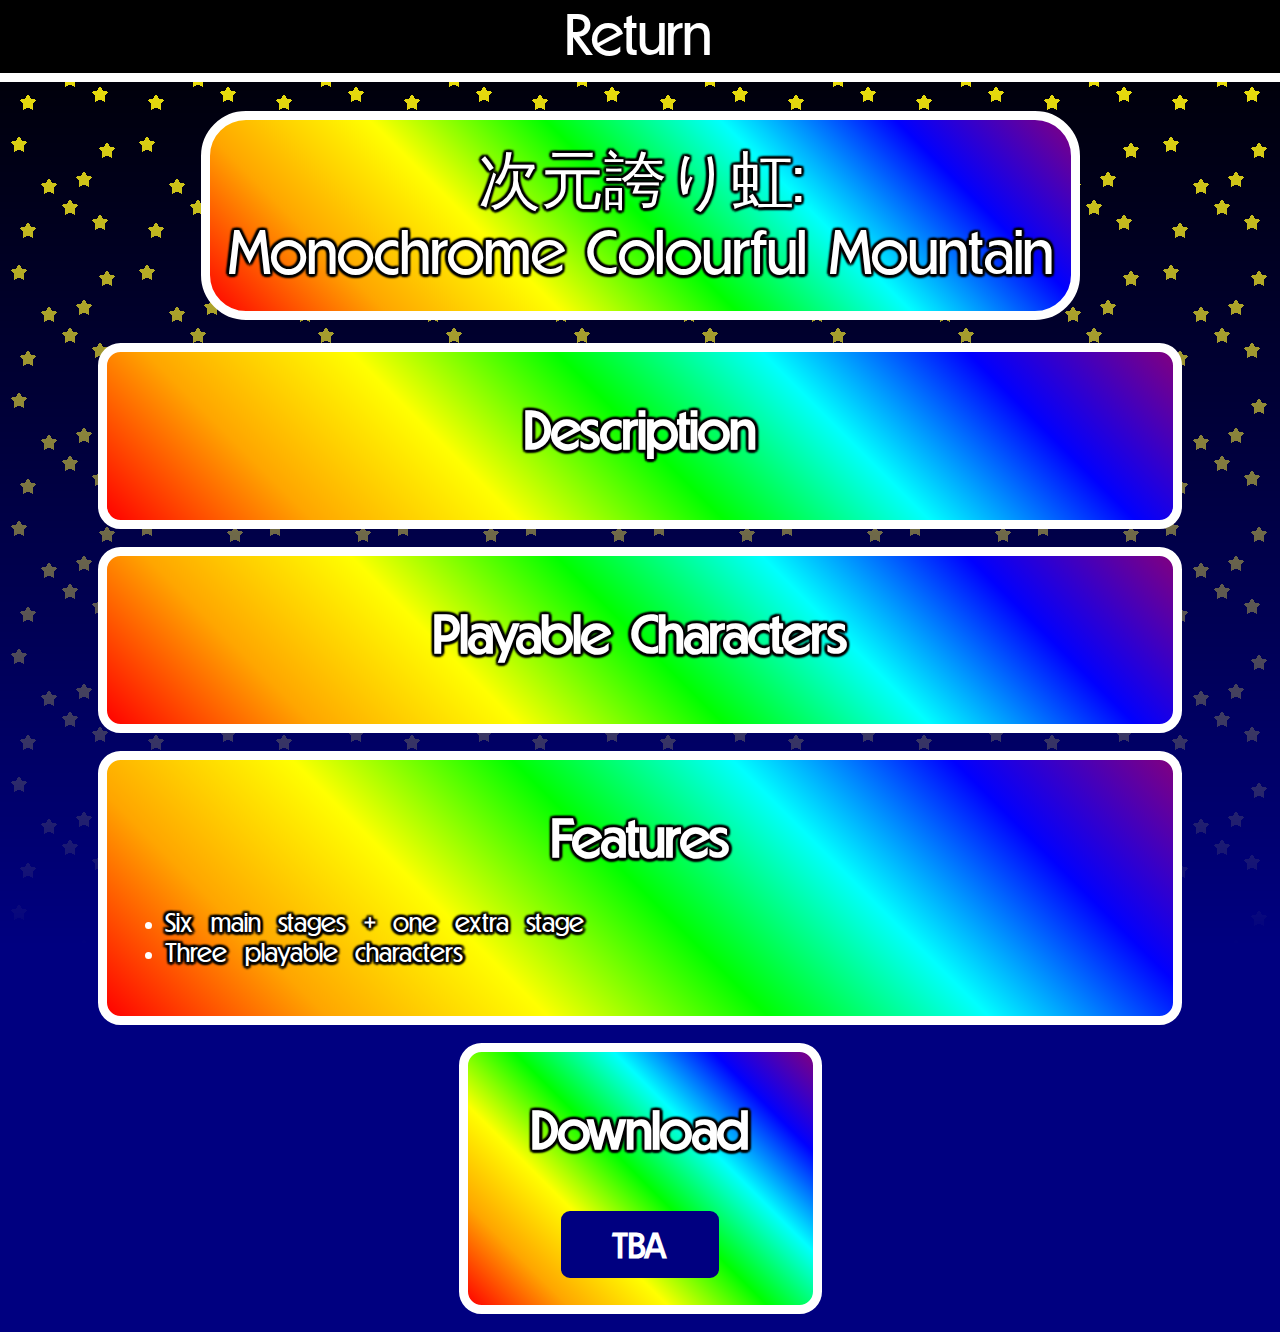
<file: pages/games/jigen/02_hokoriniji.html>
<!DOCTYPE html>

<html lang="en">

<head>
	<meta charset="UTF-8">
	<title>次元誇り虹</title>
	<link rel="icon" href="../../../res/img/jg_logo.png"/>
	<link rel="stylesheet" href="../../../css/gamepage.css">

	<style>
		:root {
			--primary-color: white;
			--secondary-color: black; 
			--primary-button-color: navy;
			--secondary-button-color: rgb(159, 103, 0);
			--primary-accent-color: black;
			--secondary-accent-color: white;
			--body-background-color: var(--secondary-accent-color);
			--border-color: var(--secondary-accent-color);
			--popup-color: var(--primary-accent-color);
			--rainbow: linear-gradient(
				45deg,
				red,
				orange,
				yellow,
				lime,
				cyan,
				blue,
				purple
			);
		}
	
		.game-title, .card {
			/*background:
				linear-gradient(
					var(--secondary-color),
					var(--secondary-color)
				) padding-box,
				linear-gradient(
					45deg,
					red,
					orange,
					yellow,
					lime,
					cyan,
					blue,
					purple
				) border-box
			;*/
			border-style: solid;
			border-color: var(--border-color);
			background-image: var(--rainbow);
		}
	
		body {
			text-shadow:
				-2px -2px 2px black,
				2px -2px 2px black,
				-2px 2px 2px black,
				2px 2px 2px black,
				0px 2.5px 2px black,
				0px -2.5px 2px black,
				-2.5px 0px 2px black,
				2.5px 0px 2px black
			;
			background-color: navy;
		}
		
		/*CSS Hack BEGIN*/
		.gambiarra {
			z-index: 0;
			background-color: transparent;
		}
	
		.gambiarra:before {
			  content: "";
			z-index: -1;
			height: 105vh;
			top: 0;
			left: 0;
			right: 0;
			position: absolute;
			background-image:
				url("../../../res/img/backgrounds/stars.png"),
				linear-gradient(
					180deg,
					black,
					black
				)
			;
			mask-repeat: no-repeat;
			mask-mode: alpha;
			mask-size: cover;
			mask-image: 
				linear-gradient(
					180deg,
					white,
					transparent
				)
			;
		}
		/*CSS Hack END*/
	
		.link-card-anchor {
			text-shadow:
				/*-1px -1px 1px black,
				1px -1px 1px black,
				-1px 1px 1px black,
				1px 1px 1px black,
				0px 1.5px 1px black,
				0px -1.5px 1px black,
				-1.5px 0px 1px black,
				1.5px 0px 1px black
			*/none;
			font-weight: bold;
			border-color: var(--primary-button-color);
		}
	</style>
</head>

<body>
	<div class="gambiarra">
		<div class="padder"></div>
		<header>
			<a class="header-anchor" href="../jigen.html">Return</a>
		</header>
		<br>
		<div class="billboard game-title">
			<span>
				次元<wbr>誇り虹:<br>
				Mono&shy;chrome Colour&shy;ful Moun&shy;tain
			</span>
		</div>
		<div class="page">
			<div class="card" id="description">
				<h1>Descri&shy;ption</h1>
			</div>
			<div class="card" id="playable-characters">
				<h1>Play&shy;able Chara&shy;cters</h1>
			</div>
			<div class="card" id="features">
				<h1>Feat&shy;ures</h1>
			<ul>
				<li>Six main stages <b>+</b> one extra stage</li>
				<li>Three play&shy;able chara&shy;cters</li>
			</ul>
			</div>
			<div class="card link-card" id="download">
				<h1 class="link-card-title">Down&shy;load</h1>
				<a target="_blank" class="link-card-anchor">TBA</a>
			</div>
		</div>
	</div>
</body>

</html>
</file>
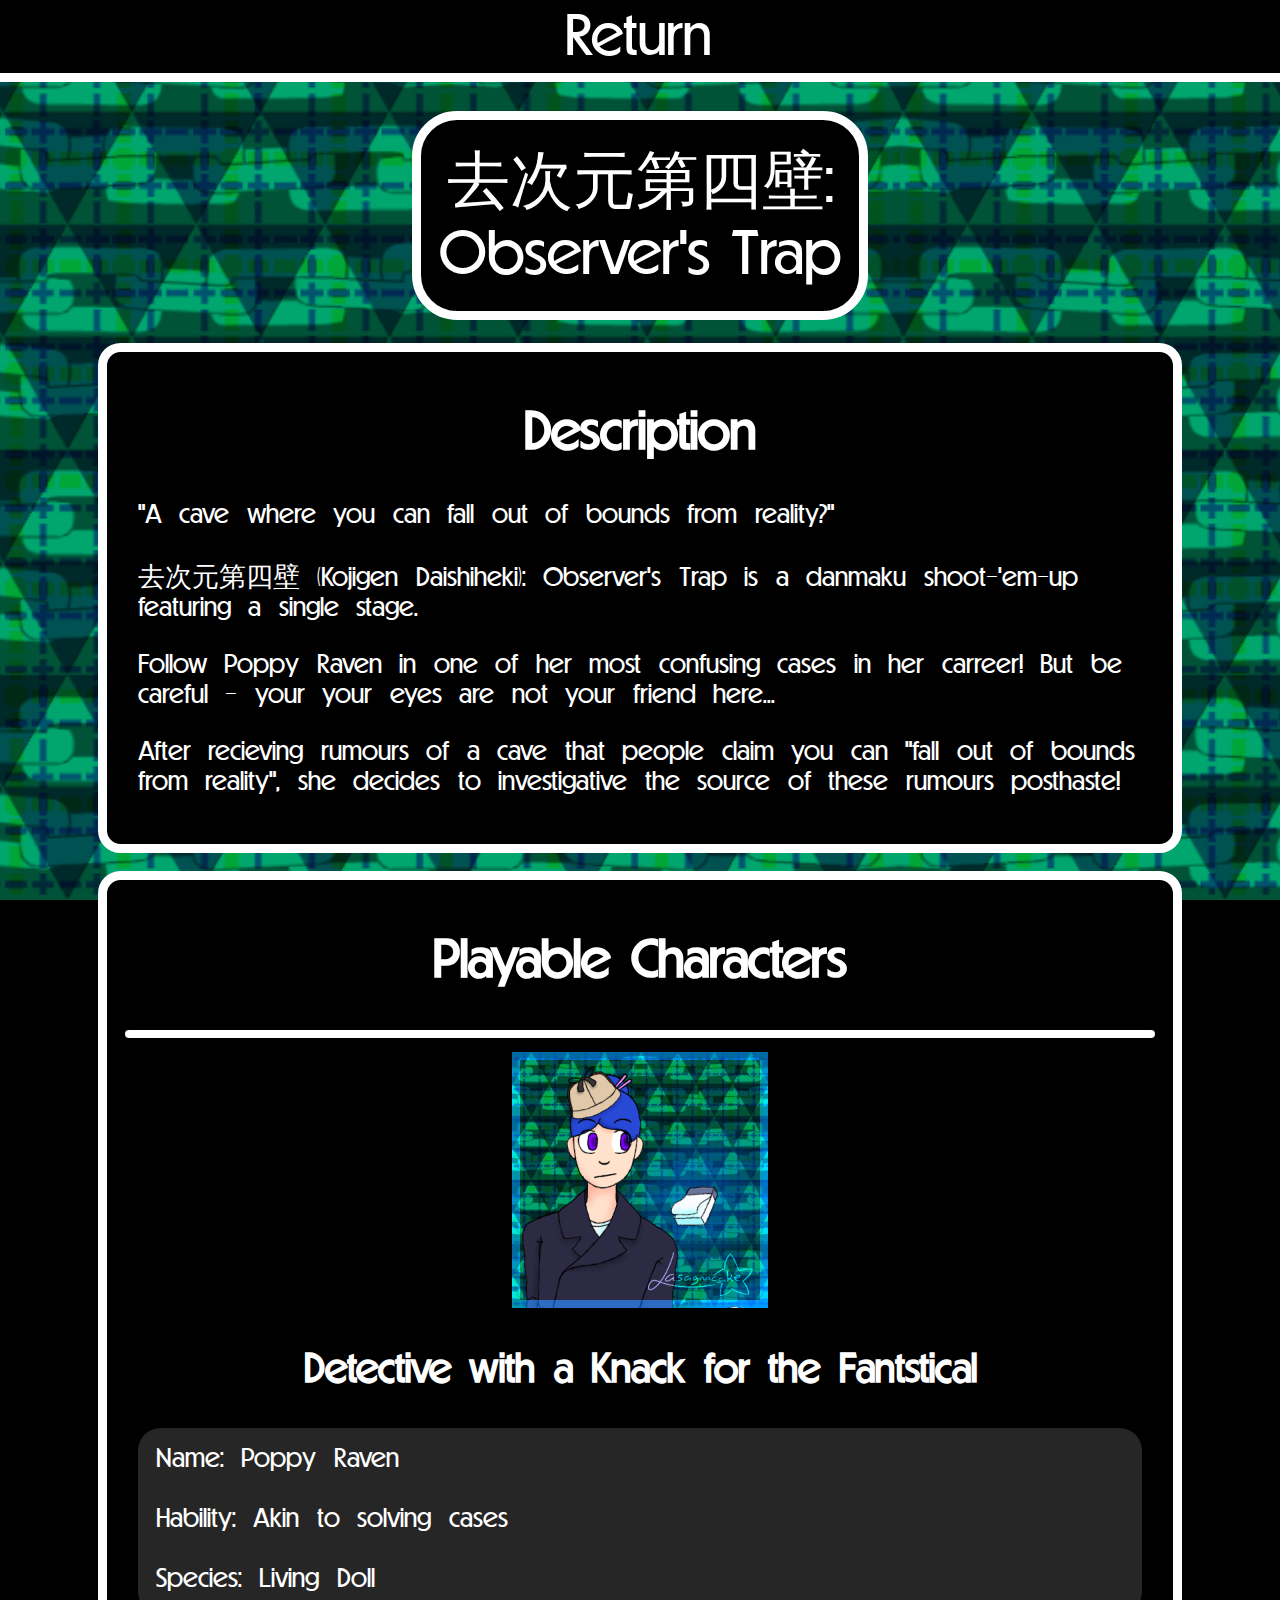
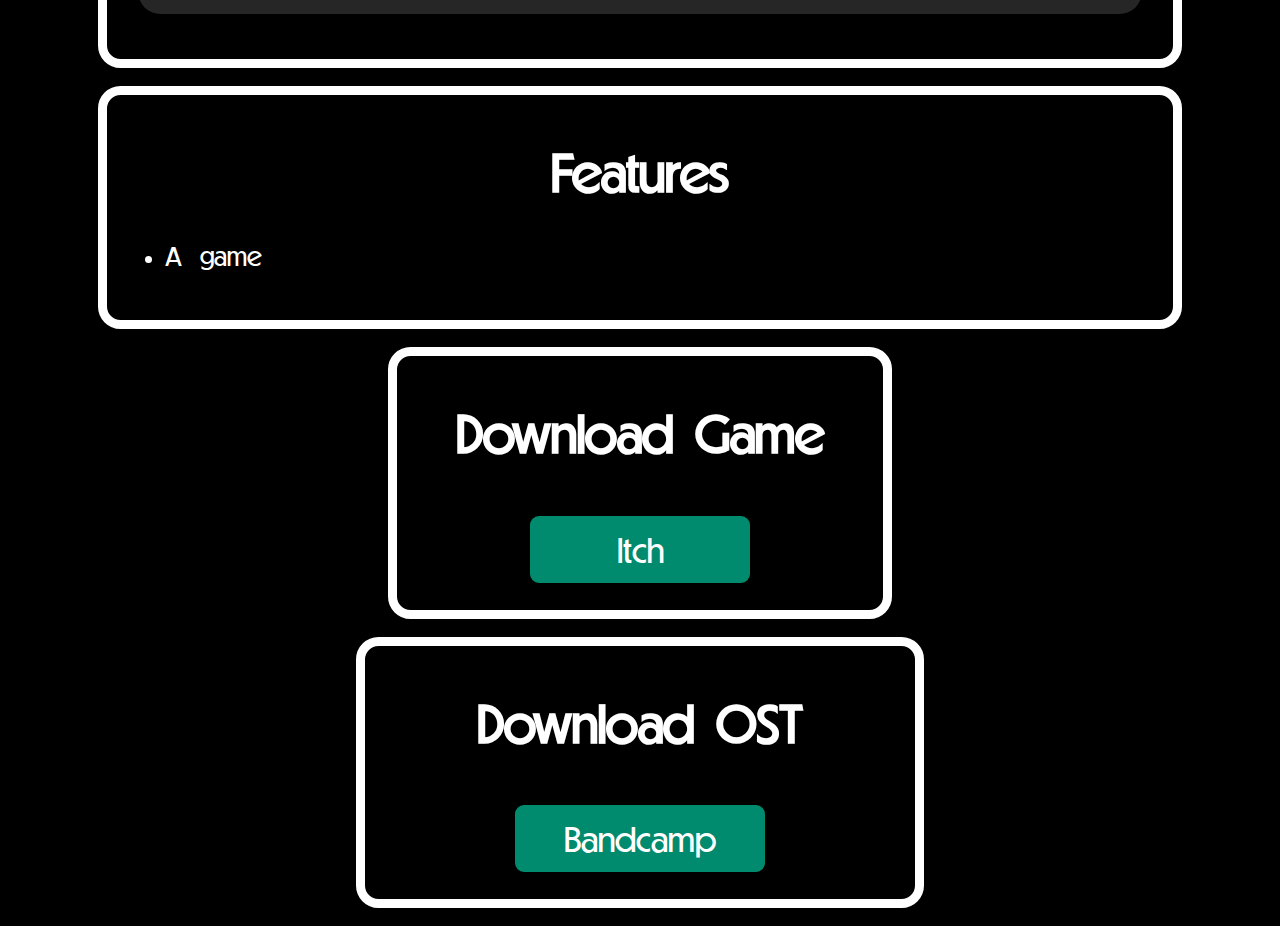
<file: pages/games/kojigen/T-1_daishiheki.html>
<!DOCTYPE html>

<html lang="en">

<head>
	<meta charset="UTF-8">
	<title>去次元第四壁</title>
	<link rel="icon" href="../../../res/img/jg_logo.png"/>
	<link rel="stylesheet" href="../../../css/gamepage.css">

	<style>
		:root {
			--primary-color: white;
			--secondary-color: black; 
			--primary-button-color: #008a6e;
			--secondary-button-color: #005242;
			--primary-accent-color: #00ffcc;
			--secondary-accent-color: white;
			--body-background-color: var(--secondary-accent-color);
			--border-color: var(--secondary-accent-color);
			--popup-color: var(--primary-accent-color);
		}
	
		body {
			background-color: black;
			background-image: url("../../../res/img/backgrounds/GameBack_1024.png");
			background-size: 100vh 100vh;
			background-position:0 0, 0 0, -10vh -10vh, 10vh 10vh;
			background-repeat: repeat;
			background-attachment: fixed;
		}
	</style>
</head>

<body>
	<div class="padder"></div>
	<header>
		<a class="header-anchor" href="../kojigen.html">Return</a>
	</header>
	<br>
	<div class="billboard game-title">
		<span>
			去次元<wbr>第四壁:<br>
			Obser&shy;ver's Trap
		</span>
	</div>
	<div class="page">
		<div class="card" id="description">
			<h1>Descri&shy;ption</h1>
			<p>"A cave where you can fall out of bounds from reality?"</p>
			<p>
				去次元第四壁 (Kojigen Daishiheki): Observer's Trap
				is a danmaku shoot-'em-up featuring a single stage.
			</p>
			<p>
				Follow Poppy Raven in one of her most confusing cases in her carreer!
				But be careful - your your eyes are not your friend here...
			</p>
			<p>
				After recieving rumours of a cave that people claim you can
				"fall out of bounds from reality", she decides to investigative
				the source of these rumours posthaste!
			</p>
		</div>
		<div class="card" id="playable-characters">
			<h1>Play&shy;able Chara&shy;cters</h1>
			<hr>
			<img class="sprite" alt="Poppy Raven" src="../../../res/img/game/jigen/kojigen/jg_t-1/PageIcons-Poppy2.png"/>
			<h2>Detective with a Knack for the Fantstical</h2>
			<p class="character-info">
				Name: Poppy Raven<br><br>
				Hability: Akin to solving cases<br><br>
				Species: Living Doll
			</p>
		</div>
		<div class="card" id="features">
			<h1>Feat&shy;ures</h1>
			<ul>
				<li>A game</li>
			</ul>
		</div>
		<div class="card link-card"  id="download">
			<h1 class="link-card-title">Down&shy;load Game</h1>
			<a target="_blank" class="link-card-anchor" href="https://lasagnacake.itch.io/kojigen-daishiheki-observers-trap">Itch</a>
		</div>
		<div class="card link-card"  id="download">
			<h1 class="link-card-title">Down&shy;load OST</h1>
			<a target="_blank" class="link-card-anchor" href="https://lasagnacake.bandcamp.com/album/observers-trap-ost">Bandcamp</a>
		</div>
	</div>
</body>

</html>
</file>
<file: css/default.css>
@import url("../res/fonts/fonts.css");

@import url("core.css");
@import url("colors.css");

:root {
	--hover-hilight: 50%;
    --body-background-color: var(--secondary-color);
	/*--border-color: var(--primary-accent-color);
	--accent-color: var(--secondary-accent-color);*/
	--border-color: var(--secondary-accent-color);
	--popup-color: var(--primary-accent-color);
}

hr {
	border: 0.5vh solid var(--border-color);
	background-color: var(--border-color);
	border-radius: 1vw;
}

body {
	background-color: var(--body-background-color);
	color: var(--primary-color);
	font-family: powerr-font, "Courier New", monospace;
	font-size: 4vh;
	display: flexbox;
	text-align: center;
	word-spacing: 1.5vh;
}

a {
	text-decoration: none;
	color: var(--secondary-button-color);
	transition: filter .25s;
}

a:hover {
	filter: brightness(calc(100% + var(--hover-hilight)));
}

.header-anchor {
	font-size: 6.5vh;
	color: var(--primary-color);
	margin-inline: 2vw 2vw;
}

.header-anchor:hover {
	filter: brightness(var(--hover-hilight));
}

.download-anchor {
	color: var(--primary-color);
	background-color: var(--secondary-button-color);
	padding: 1vh;
	width: 42%;
	display: inline-block;
	border-radius: 1vh;
}

.download-anchor:hover {
	filter: brightness(var(--hover-hilight));
}

.card {
	padding: 2vh;
	border-radius: 2.5vh;
	background-color: var(--secondary-color);
	border: 1vh solid var(--border-color);
	margin-inline: 10vh 10vh;
	margin-block: 2vh;
}

dialog {
	padding: 2vh;
	border-radius: 2.5vh;
	background-color: var(--secondary-color);
	border: 1vh solid var(--popup-color);
	color: var(--primary-color);
	position: fixed;
	margin: 0px auto;
	width: 75%;
	max-width: 320px;
	top: 25vh;
	z-index: 50;
	animation: fade-in .25s ease;
}

li {
	text-align: left;
}

button {
	background-color: var(--primary-button-color);
	color: var(--primary-color);
	border-radius: 1svh;
	border-color: var(--primary-button-color);
	border-style: solid;
	margin-inline: 1vw;
	font-size: 3vh;
	transition: filter .25s;
}

button:hover {
	filter: brightness(var(--hover-hilight));
}

button:active {
	filter: brightness(var(--hover-hilight));
	transition: none;
}

button:disabled {
	filter: brightness(0.75) grayscale(0.75);
	transition: none;
}

.link-card {
	display: flex;
	flex-direction: row;
	flex-wrap: wrap;
	justify-content: space-around;
	align-items: center;
	align-content: stretch;
	justify-content: center;
	justify-items: center;
	justify-self: center;
	min-height: 20vh;
	word-spacing: 1%;
}

.link-card-anchor {
	font-size: 4vh;
	display: inline-block;
	width: 42%;
	background-color: var(--primary-button-color);
	border: 1vh solid var(--primary-button-color);
	color: var(--primary-color);
	border-radius: 1vh;
	margin-inline: 1vh;
	margin-block: 1vh;
	padding-top: 1vh;
	flex: 0 0 45%;
}

.link-card-anchor:hover {
	filter: brightness(var(--hover-hilight));
}

header {
	position: fixed;
	width: calc(100% + 1.5vw);
	margin-left: -1.5vw;
	border-bottom: .5vh solid var(--border-color);
	background-color: var(--secondary-color);
	z-index: 10;
}

.padder {
	position: fixed;
	width: calc(100% + 1.5vw);
	margin-left: -1.5vw;
	height: 2vh;
	margin-top: -10vw;
	border-bottom: .3vh solid var(--border-color);
	border-top: 10vw solid var(--secondary-color);
	background-color: var(--secondary-color);
	z-index: 10;
}

p {
	text-align: left;
	margin-inline: 1vw 1vw;
}

.billboard {
	margin-top: 7.5vh;
	margin-bottom: 5vh;
	font-size: 7vh;
	width: 100%;
	text-align: center;
	display: flex;
	animation: slide-down 1s ease;
}

.bbtext {
	padding: 2vh;
	border-radius: 2.5vh;
	font-size: 7vh;
	width: fit-content;
	background-color: var(--secondary-color);
	border: 1vh solid var(--border-color);
	margin: 0px auto;
}

.game-title {
	background-color: var(--border-color);
	padding-top: 2vh;
	padding-bottom: 2vh;
	border-radius: 5vh;
	margin-inline: 5vw 5vw;
	margin: 0px auto;
	width: fit-content;
	padding: 2vh;
	justify-content: center;
	animation: slide-down 1s ease;
	max-width: 75vw;
}

.bandcamp-album {
	border: none;
	border: 0;
	width: max(40vh, 40%);
	height: 120px;
	margin-inline: 1.5vw;
	margin-block-end: 2vw;
	flex: 0 0 45%;
}

.content-section {
	background-color: var(--secondary-accent-shadow-color);
	border-radius: 10px;
	padding-top: 1vh;
	padding-bottom: 1vh;
	margin-block: 2.5vh;
}

.link-container {
	display: flex;
	flex-direction: row;
	flex-wrap: wrap;
	justify-content: space-around;
	align-items: center;
	align-content: stretch;
	justify-content: center;
	justify-items: center;
	justify-self: center;
	word-spacing: 1%;
}

.link-container-anchor {
	font-size: 4vh;
	display: inline-block;
	min-width: fit-content;
	width: 20%;
	background-color: var(--primary-button-color);
	border: 1vh solid var(--primary-button-color);
	color: var(--primary-color);
	border-radius: 1vh;
	margin-inline: 1vh;
	margin-block: 1vh;
	padding-top: 1vh;
	flex: 0 0 max(fit-content, 23%);
}

h3 {
	margin-bottom: 0vh;
}

h4 {
	margin-top: .5vh;
	margin-bottom: 1vh;
}

.link-container-anchor:hover {
	filter: brightness(var(--hover-hilight));
}

.page {
	font-size: 3vh;
}

.link-card-title {
	display: inline-block;
	width: 100%;
}

.character-info {
	background-color: rgba(255, 255, 255, 0.15);
	padding: 2vh;
	border-radius: inherit;
}

.sprite {
	width: max(20vw, 20vh);
	height: max(20vw, 20vh);
}

@media screen and (max-width: 900px), screen and (max-device-width: 900px) {
	.billboard {
		margin-top: 30%;
	}

	.header-anchor {
		font-size: 12vw;
		margin-inline: 2vw 2vw;
	}

	.link-card {
		flex-direction: column;
		word-spacing: 2vh;
		padding-top: 5vh;
	}

	.link-container {
		flex-direction: column;
		word-spacing: 2vh;
	}

	.link-card-anchor {
		font-size: 3.5vh;
		display: inline-block;
		width: 85%;
		border: 1vw solid var(--primary-button-color);
		padding: 3vh 0;
		margin-bottom: 3vh;
	}

	.link-container-anchor {
		font-size: 3.5vh;
		display: inline-block;
		width: 85%;
		border: 1vw solid var(--primary-button-color);
		padding: 3vh 0;
		margin-bottom: 3vh;
	}

	.card {
		margin-inline: 5vw 5vw;
		margin-block: 2vh;
	}
}

@media screen and (max-width: 200px), screen and (max-device-width: 200px) {
	.header-anchor {
		font-size: 3vh;
	}
}
</file>
<file: css/gamepage.css>
@import url("default.css");

header {
	border-bottom: 1vh solid var(--border-color);
}

.billboard {
	margin-top: 7vh;
	margin-bottom: 2.5vh;
}

.game-title {
	background-color: var(--secondary-color);
	border-color: var(--border-color);
	border: 1vh solid var(--border-color);
}

@media screen and (max-width: 900px), screen and (max-device-width: 900px) {
	.billboard {
		margin-top: 13%;
	}
}
</file>
